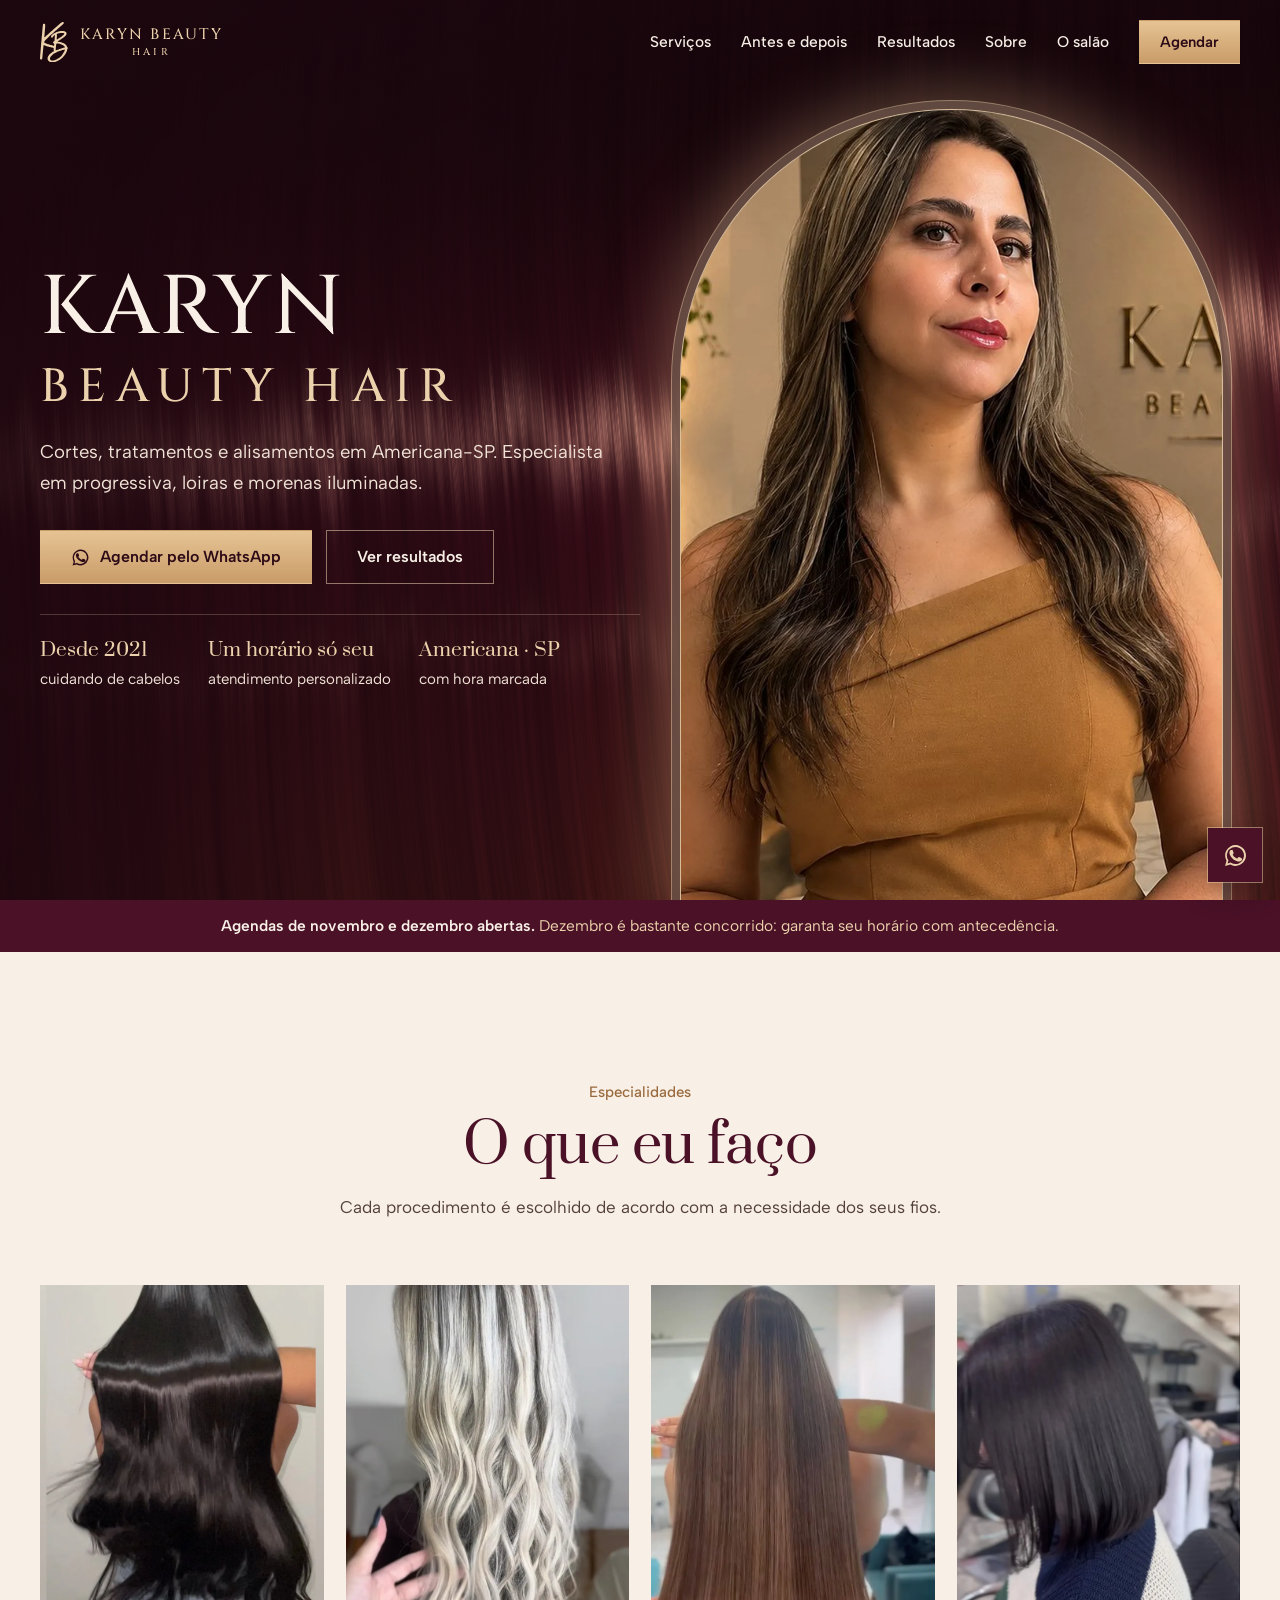
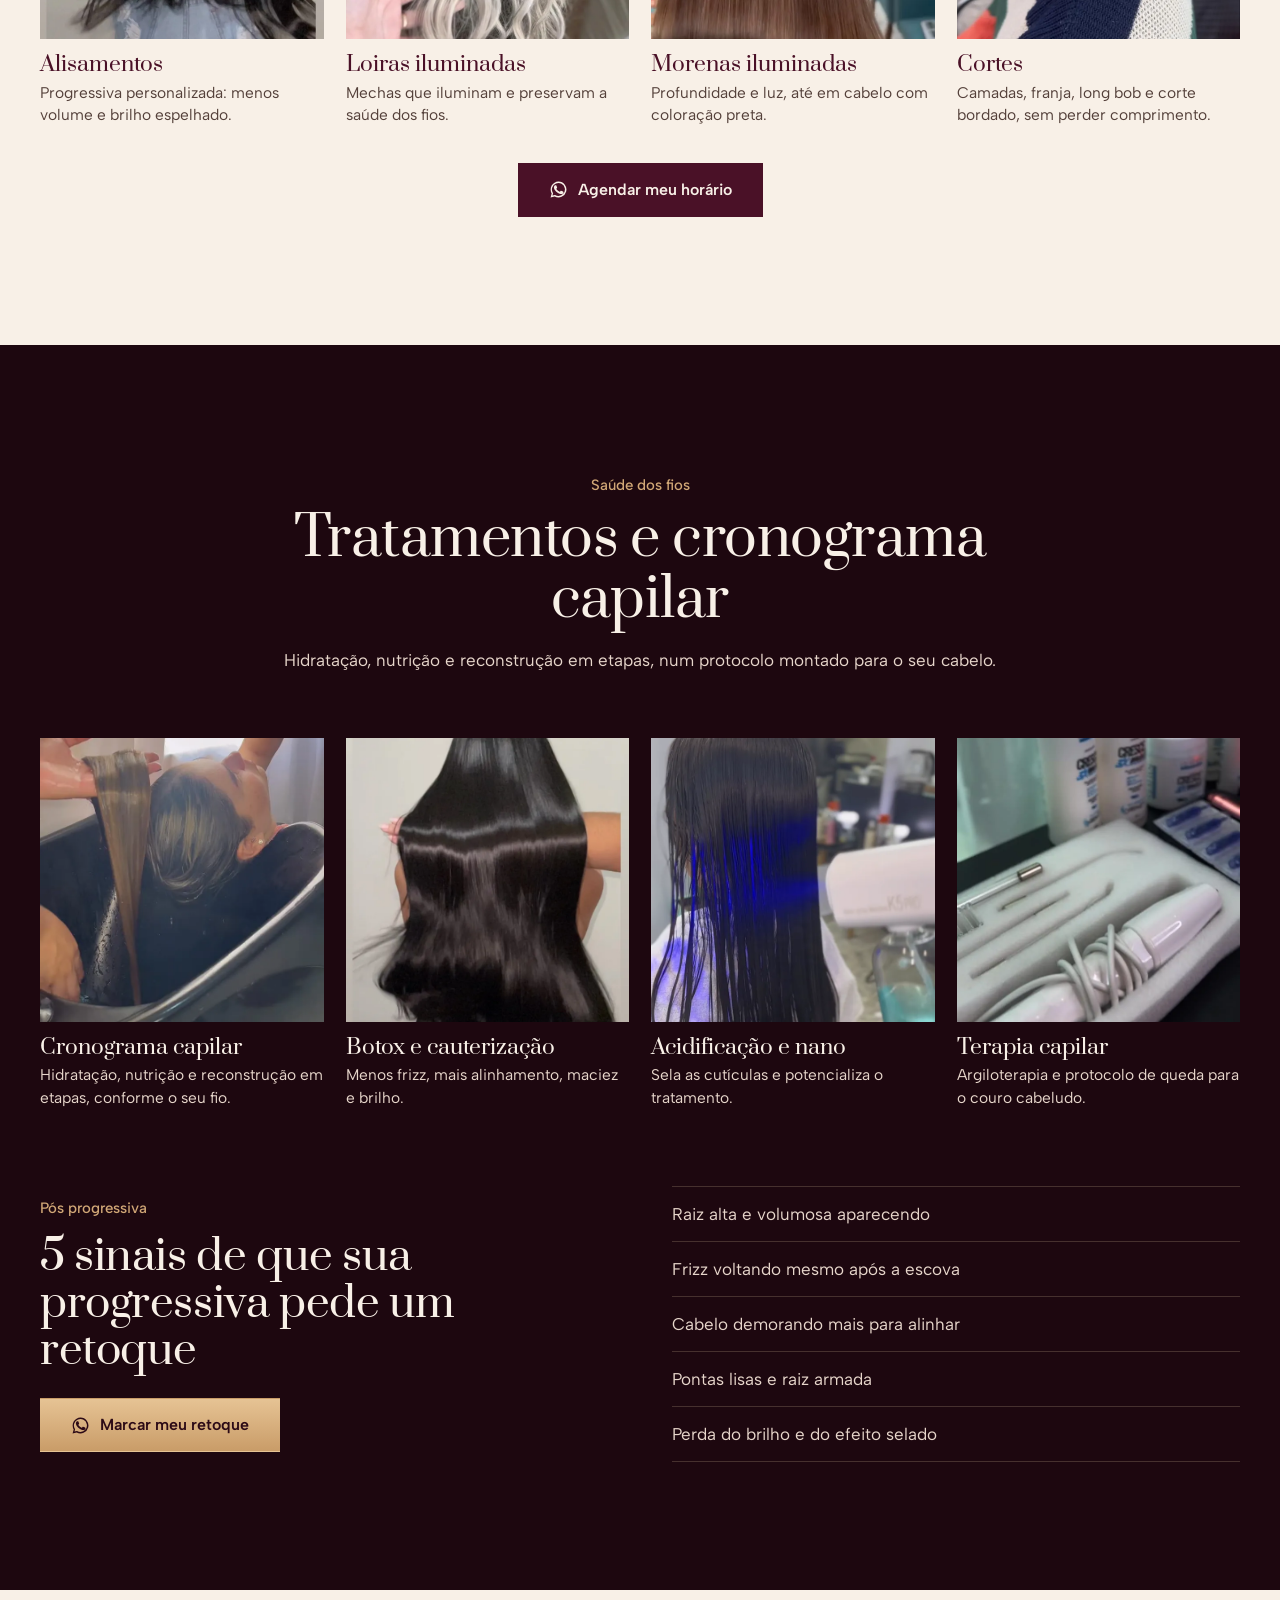
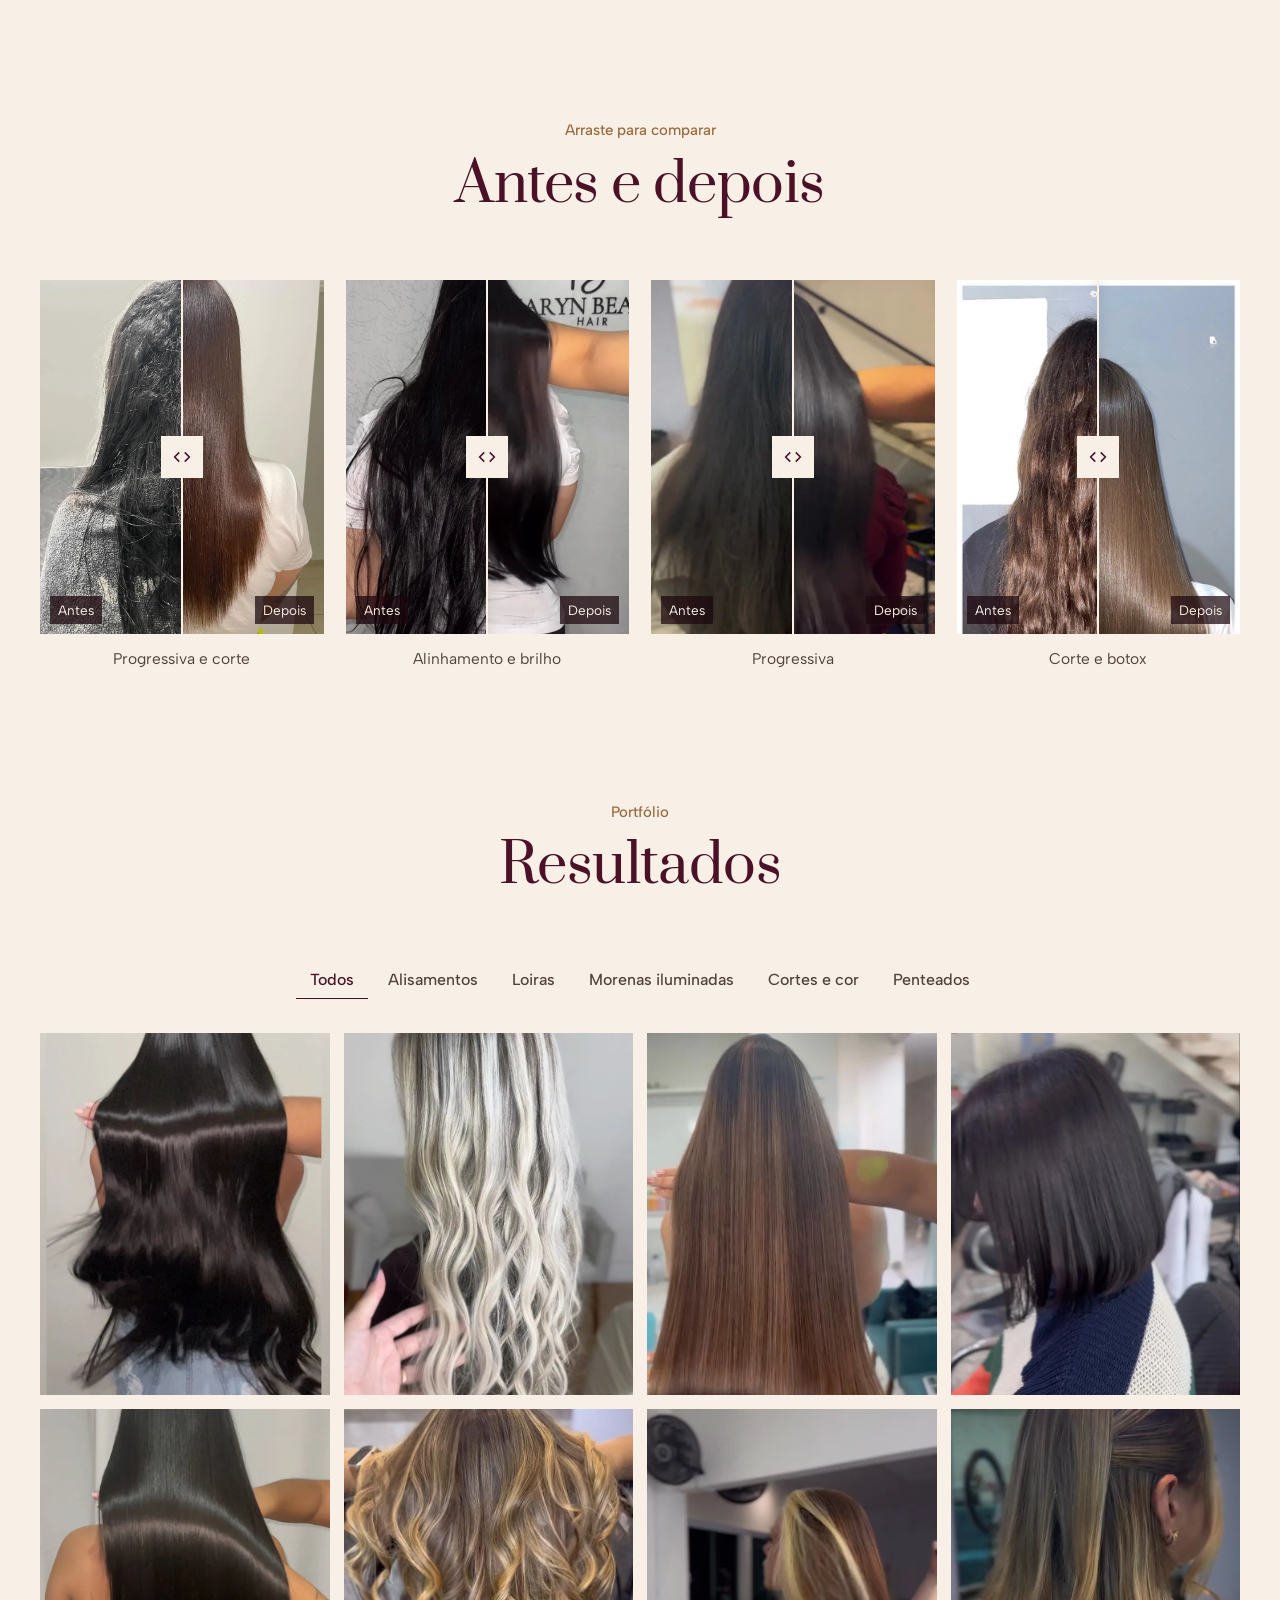
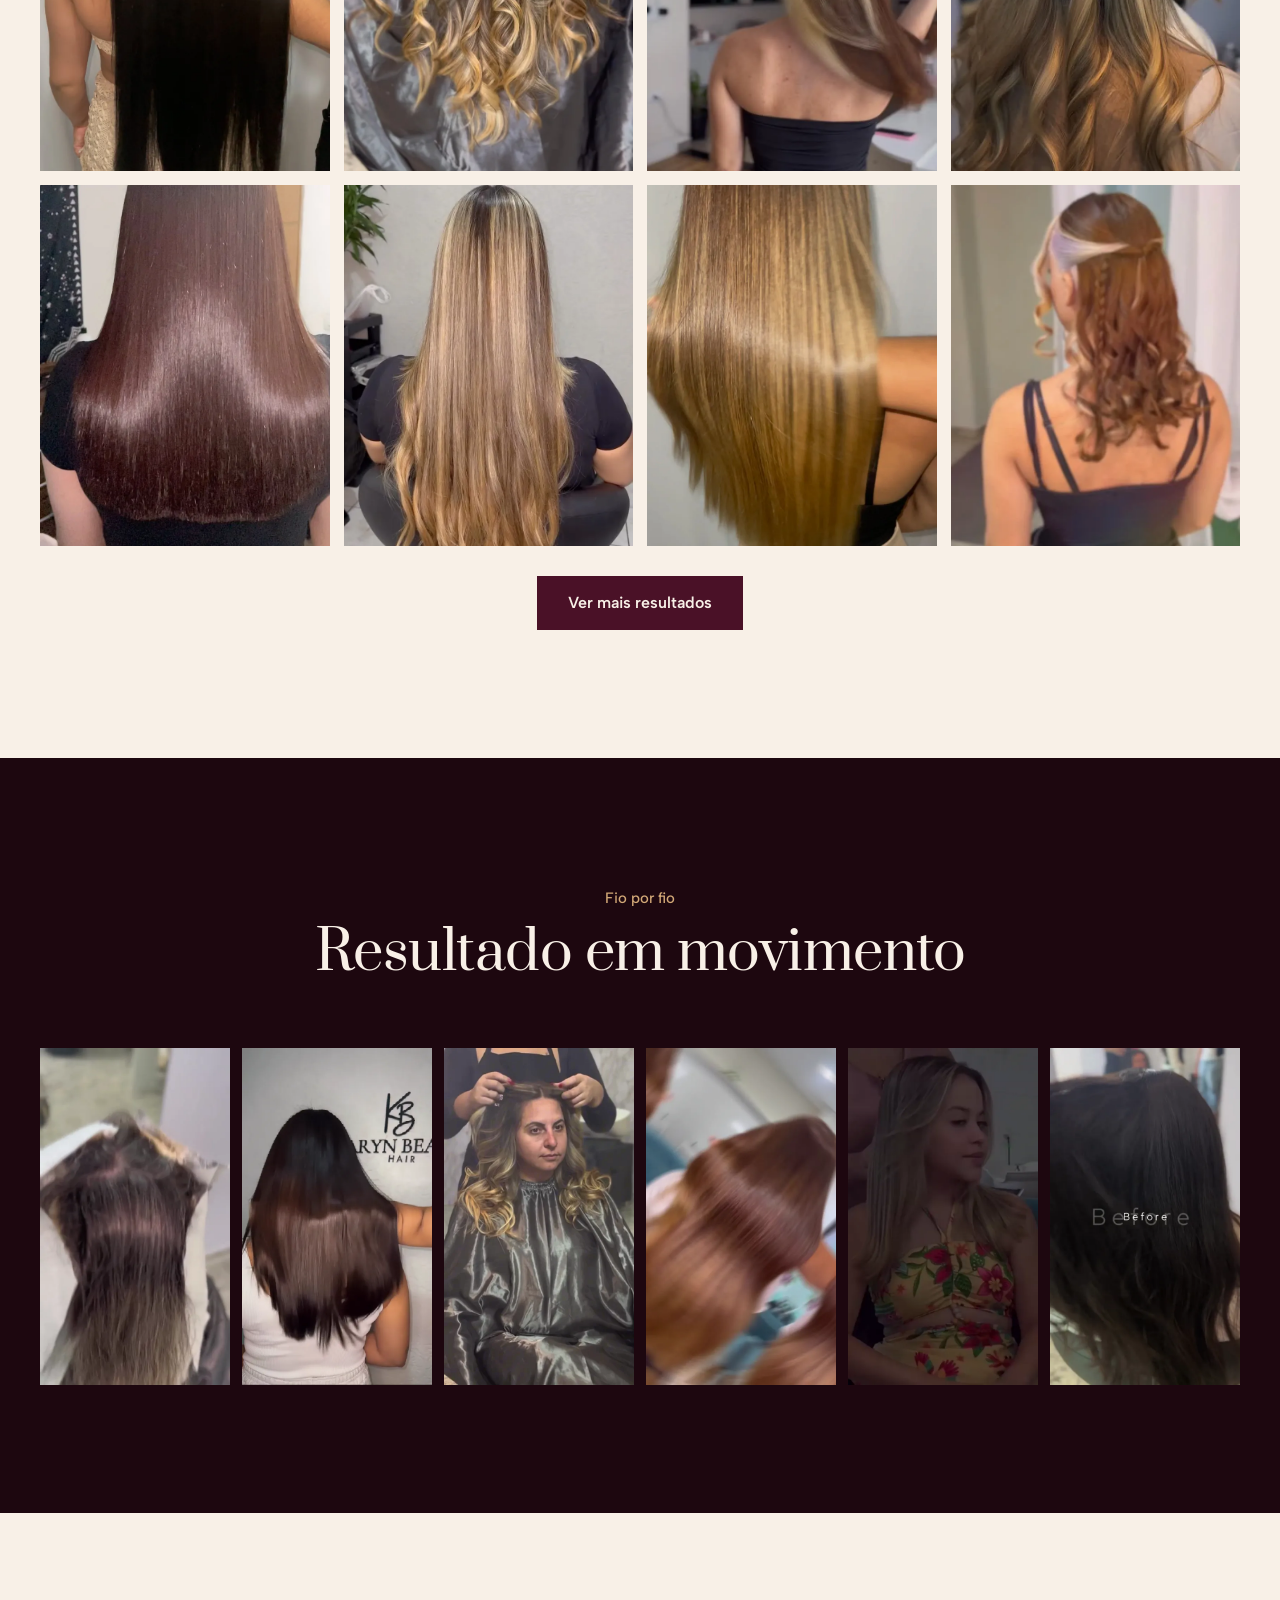
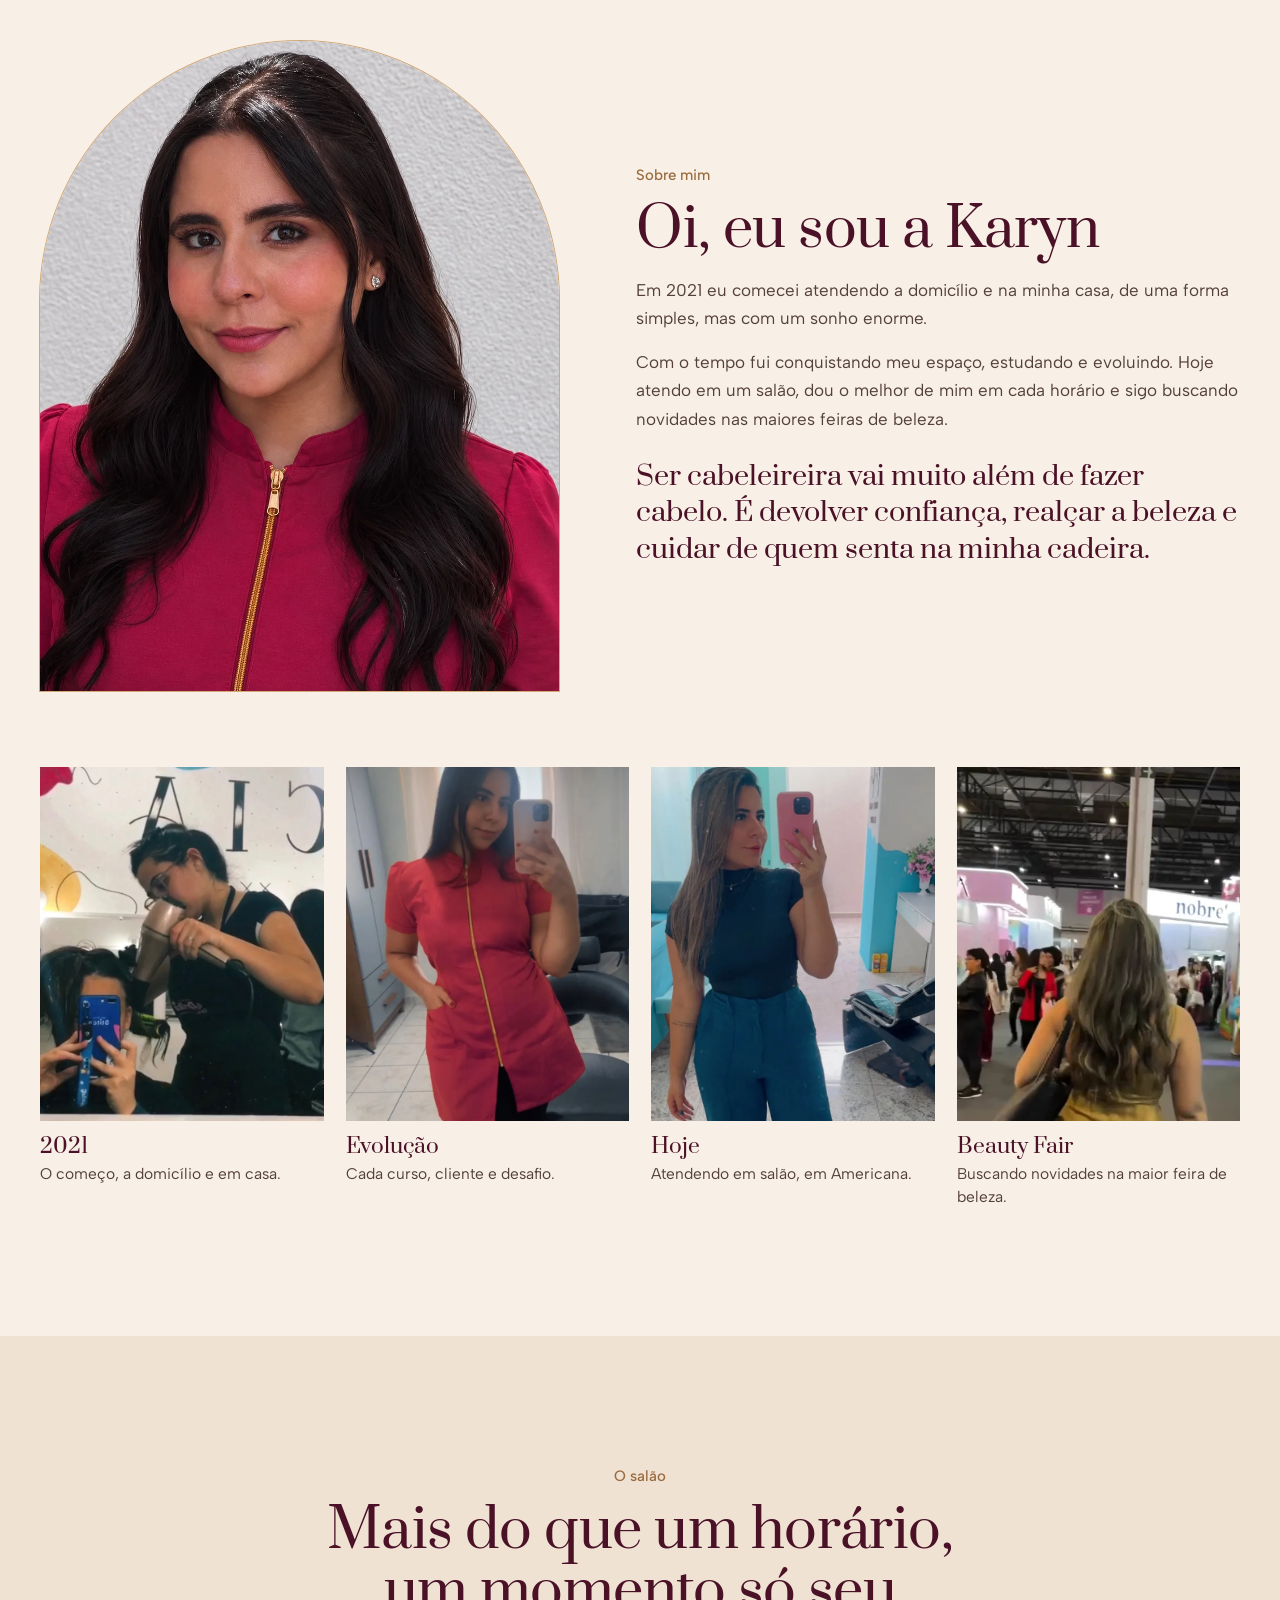
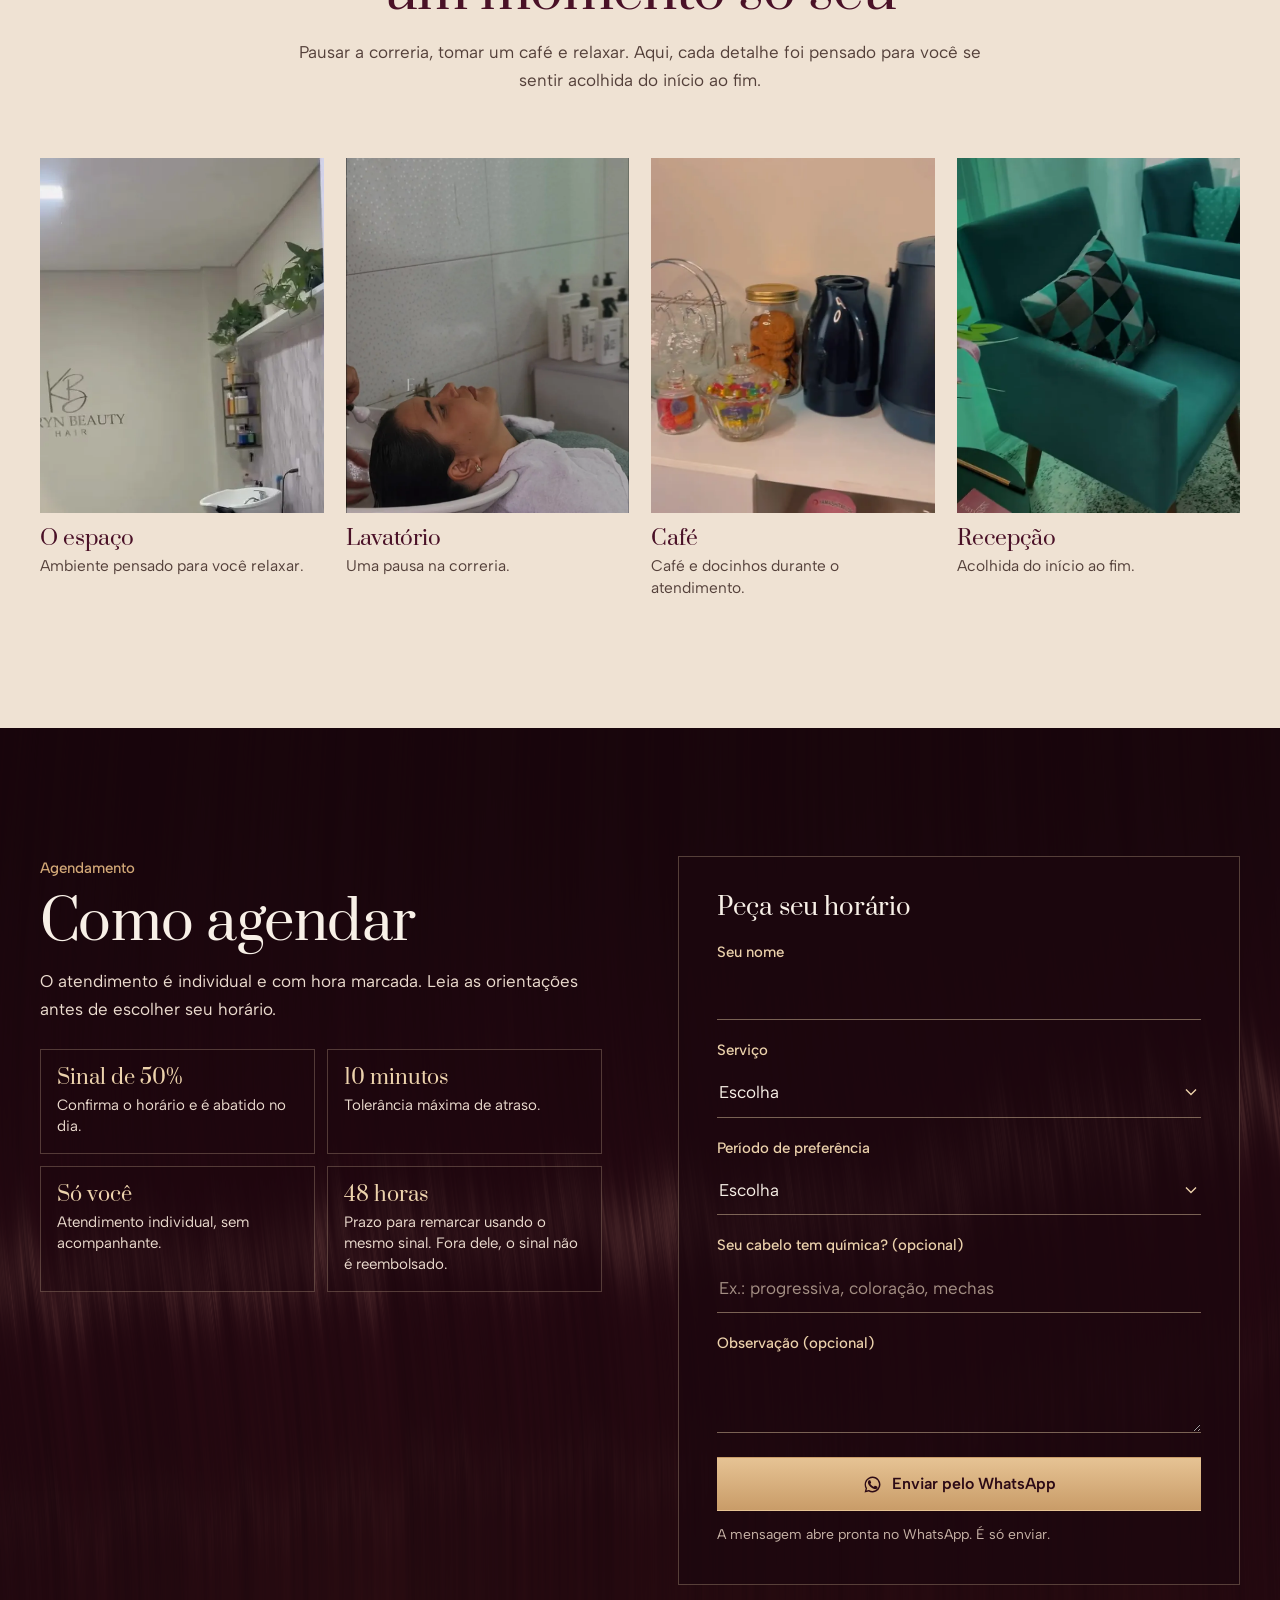
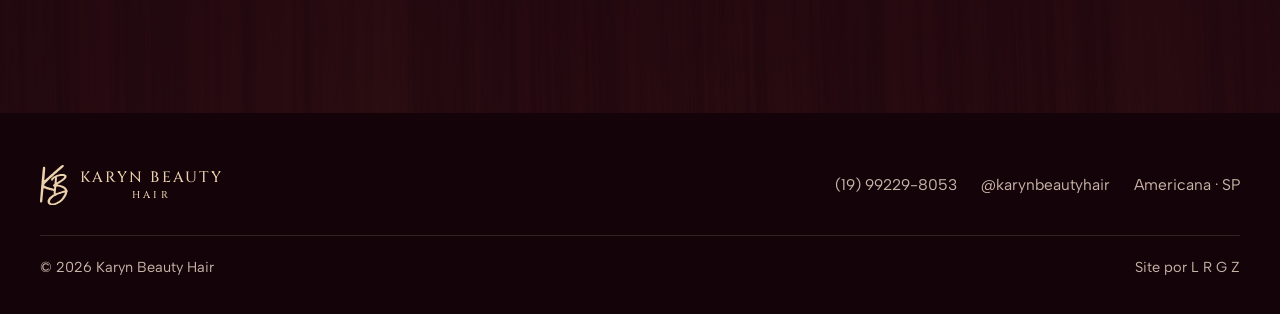
<file: index.html>
<!doctype html>
<html lang="pt-BR">
<head>
<meta charset="utf-8">
<meta name="viewport" content="width=device-width,initial-scale=1,viewport-fit=cover">
<title>Karyn Beauty Hair | Cabeleireira em Americana-SP</title>
<meta name="description" content="Cortes, tratamentos e alisamentos em Americana-SP. Especialista em progressiva, loiras e morenas iluminadas, com atendimento personalizado e hora marcada.">
<meta name="robots" content="noindex">
<meta name="theme-color" content="#1d070f">
<link rel="icon" href="favicon.png">
<link rel="apple-touch-icon" href="apple-touch-icon.png">
<meta property="og:type" content="website">
<meta property="og:title" content="Karyn Beauty Hair | Americana-SP">
<meta property="og:description" content="Alisamentos, loiras e morenas iluminadas, cortes e tratamentos.">
<meta property="og:image" content="https://azeugral.github.io/karyn-beauty-hair/assets/img/og.jpg?v=2">
<meta property="og:url" content="https://azeugral.github.io/karyn-beauty-hair/">
<link rel="preload" href="assets/fonts/cinzel.woff2" as="font" type="font/woff2" crossorigin>
<link rel="preload" href="assets/img/k-hero.webp" as="image">
<link rel="stylesheet" href="assets/css/site.css?v=20261103c">
</head>
<body>
<header class="topo"><div class="cx">
<a class="marca" href="#" aria-label="Karyn Beauty Hair, início"><svg class="kb" aria-hidden="true" xmlns="http://www.w3.org/2000/svg" viewBox="0 0 997 1430" fill="currentColor"><path d="M353.6 1428.2C353.3 1427.2 350.4 1424.9 347.2 1423.0C330.7 1413.4 326.7 1410.3 312.9 1396.8C286.4 1370.7 282.8 1365.0 275.8 1337.0C272.8 1325.3 272.6 1323.2 272.3 1302.5C271.8 1277.8 272.8 1271.5 280.3 1252.5C282.2 1247.5 284.3 1241.5 285.0 1239.1C286.8 1232.5 294.6 1218.4 301.2 1210.2C304.4 1206.2 309.5 1198.7 312.4 1193.7C319.2 1182.2 349.0 1151.8 365.5 1139.5C368.2 1137.4 373.5 1133.0 377.1 1129.6C389.2 1118.4 396.9 1112.0 405.1 1106.4C409.6 1103.4 417.6 1097.4 422.9 1093.1C437.2 1081.5 447.2 1074.8 460.5 1067.9C467.1 1064.5 475.6 1059.5 479.5 1056.9C483.4 1054.3 489.0 1050.6 492.2 1048.6C502.6 1041.8 502.9 1038.6 494.1 1021.7C488.5 1010.8 488.5 1010.8 488.2 993.9C487.9 981.1 488.3 975.1 489.5 969.2C490.4 965.0 491.4 956.5 491.7 950.5C492.7 930.9 489.8 928.5 455.0 920.5C446.5 918.5 436.0 915.8 431.7 914.4C427.3 913.1 415.2 910.4 404.7 908.4C394.1 906.5 381.7 903.6 377.0 902.0C372.3 900.4 362.6 898.1 355.5 897.0C348.3 895.8 337.4 893.2 331.0 891.0C324.0 888.7 313.3 886.1 303.6 884.5C293.2 882.8 285.2 880.9 280.6 879.0C276.7 877.4 267.2 874.5 259.5 872.6C251.8 870.7 241.2 867.5 236.0 865.5C230.8 863.5 222.2 860.4 217.0 858.6C211.8 856.8 205.7 854.4 203.5 853.3C201.3 852.2 195.2 850.1 190.0 848.6C178.2 845.3 173.4 843.4 169.7 840.8C168.2 839.7 165.0 838.2 162.6 837.5C160.3 836.8 154.5 834.6 149.7 832.6C138.2 827.9 134.9 827.9 130.0 832.8C125.6 837.2 124.5 841.3 123.0 859.3C122.4 866.0 121.3 880.0 120.4 890.5C119.6 901.0 118.0 916.7 116.9 925.5C115.9 934.3 114.6 947.9 114.0 955.8C111.4 992.8 110.8 999.4 109.0 1011.8C107.9 1019.0 106.6 1031.6 106.0 1039.8C103.8 1072.5 102.7 1085.0 101.4 1095.0C96.3 1134.0 94.8 1148.1 92.5 1177.0C88.9 1223.1 85.4 1260.1 82.9 1279.5C78.3 1314.7 77.6 1317.6 71.7 1326.6C69.4 1330.1 66.6 1334.4 65.5 1336.2C62.7 1340.8 53.8 1343.0 37.0 1343.2C22.2 1343.4 20.8 1342.9 11.4 1333.6C4.4 1326.8 3.9 1325.4 1.9 1309.5C-0.1 1293.1 -0.3 1288.0 0.9 1276.5C2.7 1258.9 4.9 1225.8 5.5 1208.5C6.3 1185.2 9.8 1145.2 12.7 1125.0C16.5 1098.6 16.8 1094.9 18.5 1062.5C20.1 1030.7 21.5 1011.3 23.0 1001.5C23.5 998.2 24.6 991.0 25.4 985.5C26.2 980.0 27.4 964.7 28.0 951.5C29.3 923.0 33.4 872.4 35.5 859.1C37.8 845.0 39.8 819.8 41.0 790.6C42.4 756.5 45.9 717.5 50.1 689.5C51.1 682.4 52.2 673.4 52.5 669.5C54.1 646.9 55.1 628.6 56.0 605.5C56.6 591.2 57.7 574.3 58.5 568.0C59.3 561.7 60.6 550.2 61.5 542.5C62.3 534.8 64.0 520.4 65.1 510.5C66.2 500.6 67.5 486.4 68.0 479.0C69.0 463.3 71.4 439.8 73.4 424.9C74.2 419.2 75.4 407.1 76.0 398.0C78.7 359.3 81.1 329.6 82.5 317.5C85.6 291.3 87.1 274.5 89.0 242.0C90.5 216.5 93.2 192.6 96.5 173.5C97.9 165.6 100.3 142.3 101.5 124.0C103.0 102.4 106.0 85.0 108.9 81.0C109.8 79.6 111.7 76.7 112.9 74.5C116.3 68.5 127.7 60.2 134.1 59.0C143.5 57.2 159.8 57.7 164.5 60.0C173.7 64.4 181.9 77.5 184.7 92.2C186.5 101.6 186.0 172.4 184.0 187.0C181.8 203.0 178.8 237.4 176.0 278.5C172.8 325.8 171.7 339.1 170.0 354.0C168.2 370.1 167.2 381.5 164.9 413.0C164.3 421.5 162.5 440.0 161.0 454.0C153.7 518.2 153.9 542.7 161.4 544.6C167.5 546.1 171.7 542.8 208.3 507.6C265.7 452.5 281.8 438.1 308.5 418.0C316.5 412.1 335.8 395.1 343.5 387.4C346.8 384.0 352.2 379.3 355.5 376.8C358.8 374.3 367.8 366.2 375.5 358.8C388.3 346.5 397.9 338.0 414.6 324.4C427.5 313.9 439.9 303.1 449.6 294.0C465.5 279.0 504.3 244.7 516.5 234.8C519.2 232.6 528.9 224.0 538.0 215.7C547.0 207.3 556.2 199.0 558.5 197.1C560.7 195.3 569.0 187.9 577.0 180.6C585.0 173.4 594.0 165.4 597.0 163.0C600.0 160.5 607.7 153.8 614.1 148.0C620.6 142.2 630.4 133.4 636.1 128.5C641.7 123.5 649.6 116.6 653.6 113.0C657.5 109.4 664.9 102.9 670.1 98.5C675.2 94.1 682.5 87.6 686.5 84.0C690.4 80.4 697.3 74.6 701.9 71.0C706.5 67.5 710.9 63.5 711.8 62.2C712.6 60.9 715.8 58.1 718.9 56.0C722.0 53.9 726.5 50.1 729.0 47.5C733.0 43.4 739.1 38.3 758.4 23.6C761.2 21.5 766.0 17.6 769.1 14.9C776.2 8.8 793.1 1.9 802.4 1.3C828.9 -0.4 835.3 1.8 846.4 16.4C850.2 21.5 850.2 21.5 849.8 34.0C849.4 44.6 849.0 47.2 847.1 51.0C844.7 55.6 814.6 86.9 803.4 96.4C791.3 106.6 777.3 118.9 769.0 126.5C760.1 134.7 743.4 149.1 730.2 159.8C726.0 163.3 716.7 171.2 709.6 177.3C702.5 183.5 693.7 190.6 690.1 193.3C686.5 195.9 675.2 206.1 665.0 215.9C654.8 225.8 643.1 236.5 639.0 239.7C634.9 243.0 625.5 251.2 618.3 257.9C611.0 264.7 603.1 271.6 600.7 273.4C593.7 278.5 575.2 294.8 565.5 304.5C553.0 316.9 513.6 353.0 503.1 361.5C498.4 365.4 491.2 371.7 487.0 375.5C482.9 379.4 475.7 385.5 471.0 389.0C466.3 392.5 460.5 397.4 458.1 399.8C455.6 402.2 450.6 406.6 446.9 409.6C443.1 412.6 438.4 417.1 436.3 419.6C434.2 422.1 428.4 427.4 423.5 431.3C418.6 435.2 411.4 441.3 407.6 444.8C403.8 448.3 398.0 453.0 394.6 455.2C391.3 457.3 384.2 463.3 379.0 468.4C373.8 473.4 367.2 479.5 364.3 481.7C357.1 487.4 346.4 496.9 335.1 507.6C329.8 512.6 321.7 519.7 317.0 523.5C297.8 539.0 212.2 624.2 196.8 643.0C193.9 646.6 189.5 652.7 187.0 656.5C184.6 660.4 179.6 667.1 175.9 671.5C160.6 689.9 148.1 713.0 149.3 720.7C151.0 730.7 165.1 743.2 184.0 751.4C189.7 753.9 198.0 758.4 202.4 761.4C206.9 764.3 212.8 767.7 215.5 768.8C235.1 776.9 265.3 787.4 281.0 791.5C287.9 793.3 300.5 797.0 309.0 799.8C317.5 802.6 326.1 805.3 328.0 805.8C329.9 806.3 336.9 808.4 343.5 810.4C350.1 812.5 363.1 816.2 372.5 818.7C381.9 821.2 392.6 824.1 396.5 825.1C400.4 826.2 410.1 828.3 418.3 830.0C426.8 831.7 441.3 835.7 452.8 839.5C491.2 852.4 494.8 853.0 499.8 848.0C505.8 842.1 507.9 828.3 508.0 794.5C508.0 772.4 506.6 769.3 495.2 767.0C486.7 765.2 484.7 764.3 477.3 758.6C467.3 751.0 465.8 747.5 466.2 733.5C466.6 721.2 470.0 713.3 477.8 707.2C479.6 705.7 484.8 701.1 489.3 696.9C493.9 692.6 500.1 687.9 503.6 686.2C516.4 679.8 518.8 674.6 520.1 650.1C521.2 628.8 522.4 614.6 524.6 597.5C526.5 582.4 528.6 563.0 529.9 547.5C530.9 536.4 533.4 483.9 533.4 476.1C533.3 469.2 525.6 466.1 517.4 469.5C509.4 472.8 480.7 503.6 475.0 515.0C470.5 524.0 452.6 548.3 448.0 551.6C437.8 559.2 421.8 562.6 414.4 558.7C386.0 544.0 390.9 498.1 424.4 463.8C435.1 452.8 460.4 431.8 466.7 428.7C470.4 426.8 475.3 423.8 477.5 422.0C479.7 420.3 485.3 416.8 490.0 414.2C494.7 411.7 501.9 407.4 505.9 404.7C510.0 401.9 519.3 396.9 526.5 393.5C533.7 390.0 542.4 385.4 545.9 383.2C549.4 380.9 554.6 378.2 557.6 377.0C560.6 375.9 565.2 373.9 567.8 372.6C570.5 371.2 576.4 369.0 581.1 367.5C585.7 366.1 593.6 363.4 598.6 361.5C603.6 359.6 612.8 356.6 619.1 354.6C625.4 352.7 634.1 349.8 638.5 348.2C642.9 346.6 652.6 344.0 660.0 342.5C667.4 341.0 676.0 338.9 679.0 337.9C699.5 330.7 743.0 326.0 788.1 326.0C840.5 326.0 857.0 327.5 872.2 334.0C876.1 335.7 882.9 338.0 887.3 339.1C906.7 344.0 918.3 350.7 932.9 365.2C948.1 380.4 948.4 381.1 949.5 399.5C951.0 425.1 945.8 448.7 936.0 461.1C933.7 464.0 930.9 468.2 929.8 470.4C928.6 472.7 923.5 479.2 918.3 485.0C913.2 490.8 906.6 498.2 903.7 501.4C900.9 504.7 893.8 511.4 888.0 516.4C882.3 521.4 872.1 530.7 865.4 537.0C844.5 556.8 838.5 561.5 828.0 566.9C822.6 569.7 816.0 573.7 813.3 575.7C810.7 577.7 806.1 580.8 803.0 582.6C796.7 586.3 771.5 603.1 753.0 616.0C746.1 620.8 736.1 627.0 730.8 629.8C725.4 632.6 718.0 636.9 714.3 639.3C703.6 646.2 692.5 652.8 679.3 660.0C653.2 674.4 628.0 693.4 628.0 698.6C628.0 704.0 632.1 705.2 663.0 709.5C698.9 714.5 730.7 720.7 752.5 727.0C762.8 730.0 791.2 738.0 801.0 740.6C804.0 741.5 811.9 744.6 818.5 747.5C825.1 750.5 832.6 753.6 835.2 754.5C846.8 758.4 879.3 776.6 894.1 787.5C911.4 800.1 935.1 825.4 945.1 841.6C947.4 845.4 951.3 850.8 953.7 853.5C956.1 856.2 958.4 860.1 958.9 862.0C962.1 875.0 963.0 878.1 964.8 883.0C966.0 886.0 967.1 889.6 967.4 891.0C968.2 894.8 983.5 910.7 988.9 913.5C995.4 916.8 996.2 918.0 996.1 924.9C996.0 937.1 991.6 952.4 987.0 956.5C977.2 965.4 972.4 975.7 970.5 991.7C968.7 1007.6 963.8 1029.5 960.6 1035.8C959.3 1038.4 957.0 1045.8 955.5 1052.2C954.0 1058.7 952.0 1065.4 951.1 1067.2C950.1 1069.0 946.7 1075.2 943.5 1081.0C940.3 1086.8 934.9 1096.7 931.6 1103.0C928.2 1109.3 923.0 1118.3 920.1 1123.0C917.1 1127.7 912.2 1135.5 909.2 1140.5C906.3 1145.5 902.6 1150.8 901.0 1152.5C898.1 1155.6 891.0 1166.8 883.0 1180.6C877.8 1189.7 869.5 1200.3 862.5 1207.0C859.9 1209.5 854.4 1215.5 850.2 1220.5C827.2 1248.1 791.9 1284.6 781.2 1291.9C778.1 1294.0 774.6 1296.8 773.5 1298.0C769.4 1302.7 748.0 1320.1 739.9 1325.3C735.3 1328.3 727.5 1334.0 722.5 1337.9C713.2 1345.2 708.8 1348.2 686.5 1362.4C658.0 1380.5 650.2 1385.0 642.3 1388.0C637.8 1389.7 632.5 1392.4 630.6 1393.9C628.6 1395.5 622.3 1398.4 616.4 1400.4C610.5 1402.4 603.2 1405.4 600.1 1406.9C597.0 1408.5 590.0 1411.5 584.5 1413.5C579.0 1415.6 572.0 1418.5 569.0 1420.0C566.0 1421.5 559.6 1423.9 554.8 1425.4C550.0 1426.8 545.8 1428.5 545.5 1429.0C544.2 1431.1 354.2 1430.3 353.6 1428.2ZM469.0 1377.0C472.0 1376.5 480.6 1375.3 488.0 1374.5C502.6 1372.8 532.8 1364.4 548.7 1357.6C553.0 1355.8 559.0 1353.5 562.0 1352.5C565.0 1351.6 571.1 1348.8 575.5 1346.5C579.9 1344.1 586.0 1341.2 589.0 1339.9C592.0 1338.7 597.6 1335.6 601.5 1333.2C605.4 1330.7 610.3 1327.9 612.5 1327.0C616.1 1325.4 634.6 1314.4 647.5 1306.1C650.2 1304.3 657.0 1300.1 662.5 1296.6C668.0 1293.2 674.6 1288.8 677.1 1286.9C679.7 1285.0 686.5 1280.0 692.3 1275.8C712.0 1261.2 759.6 1214.6 783.6 1186.4C787.3 1182.1 791.6 1177.2 793.3 1175.6C796.2 1172.6 800.1 1166.9 830.3 1121.7C856.7 1082.2 864.9 1068.6 869.6 1056.6C871.1 1052.7 874.1 1045.3 876.2 1040.1C879.0 1033.3 880.5 1027.9 881.5 1020.1C882.3 1014.3 883.4 1006.7 884.0 1003.4C886.9 985.5 881.7 982.7 859.0 990.2C852.8 992.3 845.2 994.0 840.6 994.4C836.0 994.8 830.2 996.1 826.6 997.6C823.2 999.0 813.8 1001.7 805.5 1003.7C797.1 1005.7 786.7 1008.9 782.0 1011.1C775.8 1013.8 770.1 1015.4 761.0 1017.0C748.6 1019.1 720.9 1027.8 708.3 1033.5C705.2 1035.0 697.0 1038.1 690.1 1040.4C683.2 1042.8 675.9 1045.7 674.0 1046.8C672.1 1047.9 665.9 1050.4 660.2 1052.4C654.6 1054.4 648.0 1057.1 645.7 1058.4C643.4 1059.7 637.5 1062.0 632.5 1063.5C626.8 1065.2 617.1 1069.6 605.9 1075.6C596.3 1080.7 585.3 1086.1 581.4 1087.6C573.6 1090.5 555.9 1099.7 548.7 1104.7C546.0 1106.5 541.9 1108.5 539.7 1109.1C531.2 1111.4 526.8 1113.3 522.7 1116.6C520.4 1118.4 516.5 1121.1 514.0 1122.6C511.5 1124.0 505.9 1127.4 501.5 1130.0C497.1 1132.6 491.9 1135.4 490.0 1136.3C488.1 1137.1 484.5 1139.3 482.0 1141.1C479.5 1143.0 474.6 1146.5 470.9 1149.0C467.3 1151.5 457.7 1160.4 449.5 1169.0C441.3 1177.5 433.5 1185.4 432.0 1186.5C406.8 1205.7 378.2 1241.2 371.0 1262.5C369.5 1267.0 366.4 1274.2 364.1 1278.5C358.2 1289.9 355.9 1319.1 359.9 1332.2C362.4 1340.2 378.5 1360.0 387.7 1366.2C392.3 1369.4 409.9 1375.7 419.5 1377.6C427.3 1379.1 459.1 1378.8 469.0 1377.0ZM582.0 1009.6C585.6 1008.3 592.8 1005.6 598.2 1003.7C603.5 1001.7 610.0 999.0 612.7 997.7C615.3 996.3 620.4 994.3 624.0 993.2C629.7 991.5 652.8 983.3 682.2 972.6C687.5 970.7 695.6 968.1 700.1 967.0C704.6 965.8 710.6 963.7 713.4 962.3C718.4 959.7 742.1 952.3 767.5 945.4C774.6 943.5 786.1 940.2 793.0 938.0C799.9 935.9 810.2 932.9 816.0 931.5C821.8 930.0 832.1 927.1 839.0 925.0C845.9 922.9 857.2 920.1 864.2 918.6C884.1 914.6 887.5 911.8 886.7 900.0C885.8 885.7 873.4 868.2 849.3 847.3C840.6 839.7 837.6 837.9 828.0 834.4C819.4 831.4 794.5 819.1 788.5 815.0C781.8 810.5 775.1 807.4 763.3 803.7C757.2 801.7 751.3 799.7 750.2 799.1C744.3 795.9 708.6 786.3 685.5 781.6C652.4 775.0 600.9 770.9 592.8 774.3C585.1 777.6 580.5 787.5 578.9 804.5C578.4 810.0 577.3 819.0 576.5 824.5C575.7 830.0 574.3 846.4 573.5 861.0C572.0 887.8 570.5 904.6 567.0 931.0C565.9 939.0 564.6 952.2 564.0 960.5C563.5 968.8 562.2 982.1 561.3 990.2C558.8 1011.8 563.6 1016.3 582.0 1009.6ZM610.7 620.5C613.5 619.7 619.1 616.8 623.1 614.2C627.2 611.6 635.2 606.8 641.0 603.7C646.8 600.5 655.3 595.2 660.0 591.8C667.4 586.5 680.7 577.8 703.8 563.4C707.3 561.3 715.9 555.5 723.0 550.5C730.1 545.5 741.9 537.6 749.2 532.8C760.4 525.5 784.2 507.7 795.3 498.4C797.0 497.0 800.9 494.6 804.0 493.0C807.2 491.4 811.6 488.0 814.1 485.2C816.5 482.4 824.1 475.5 831.0 469.7C862.4 443.2 873.5 426.2 868.0 413.0C865.6 407.2 849.8 398.6 834.8 395.0C819.1 391.1 768.3 390.1 738.5 393.0C718.7 395.0 671.2 404.9 659.5 409.5C656.2 410.9 649.5 413.1 644.5 414.5C624.7 420.3 603.1 429.8 598.6 434.8C595.4 438.4 596.7 446.5 601.8 454.1C606.0 460.3 606.0 460.3 606.1 470.9C606.3 492.2 605.4 509.5 602.5 535.5C600.5 553.4 599.2 568.6 598.5 581.0C598.2 586.8 597.4 596.3 596.9 602.2C595.1 620.2 598.2 624.2 610.7 620.5Z"/></svg><b>KARYN BEAUTY<small>HAIR</small></b></a>
<nav class="menu" aria-label="Principal"><a href="#servicos">Serviços</a><a href="#antes-depois">Antes e depois</a><a href="#resultados">Resultados</a><a href="#sobre">Sobre</a><a href="#salao">O salão</a><a class="bt bt-ouro" href="#agendar">Agendar</a></nav>
<button class="abre" type="button" aria-label="Abrir menu"><span></span><span></span><span></span></button>
</div></header>
<div class="gaveta" hidden><button class="fecha" type="button" aria-label="Fechar menu">×</button><a href="#servicos">Serviços</a><a href="#antes-depois">Antes e depois</a><a href="#resultados">Resultados</a><a href="#sobre">Sobre</a><a href="#salao">O salão</a><a class="bt bt-ouro" href="#agendar">Agendar</a></div>
<main>
<section class="hero">
<canvas aria-hidden="true"></canvas>
<video class="fundo" data-src="assets/video/fios.mp4?v=20261103c" poster="assets/img/fios-poster.webp" muted loop playsinline aria-hidden="true"></video>
<div class="cx hero-in">
<div class="hero-tx">
<h1 class="ent"><span>KARYN</span><span class="l2">BEAUTY HAIR</span></h1>
<p class="sub ent d1">Cortes, tratamentos e alisamentos em Americana-SP. Especialista em progressiva, loiras e morenas iluminadas.</p>
<div class="acoes ent d2"><a class="bt bt-ouro" href="https://wa.me/5519992298053?text=Ol%C3%A1%2C%20Karyn!%20Vim%20pelo%20site%20e%20gostaria%20de%20agendar." target="_blank" rel="noopener"><svg viewBox="0 0 24 24" fill="currentColor" aria-hidden="true"><path d="M17.5 14.4c-.3-.1-1.7-.8-2-.9-.3-.1-.5-.1-.7.1-.2.3-.8.9-.9 1.1-.2.2-.3.2-.6.1-.3-.1-1.2-.5-2.3-1.4-.9-.8-1.4-1.7-1.6-2-.2-.3 0-.5.1-.6l.4-.5c.1-.2.2-.3.3-.5.1-.2 0-.4 0-.5-.1-.1-.7-1.6-.9-2.2-.2-.6-.5-.5-.7-.5h-.6c-.2 0-.5.1-.8.4-.3.3-1 1-1 2.5s1.1 2.9 1.2 3.1c.2.2 2.1 3.2 5.1 4.5.7.3 1.3.5 1.7.6.7.2 1.4.2 1.9.1.6-.1 1.7-.7 2-1.4.2-.7.2-1.2.2-1.4-.1-.1-.3-.2-.6-.3zM12 2a10 10 0 0 0-8.6 15L2 22l5.1-1.3A10 10 0 1 0 12 2zm0 18.2c-1.5 0-3-.4-4.3-1.2l-.3-.2-3 .8.8-2.9-.2-.3A8.2 8.2 0 1 1 12 20.2z"/></svg>Agendar pelo WhatsApp</a><a class="bt bt-linha" href="#resultados">Ver resultados</a></div>
<ul class="infos ent d3"><li><strong>Desde 2021</strong>cuidando de cabelos</li><li><strong>Um horário só seu</strong>atendimento personalizado</li><li><strong>Americana · SP</strong>com hora marcada</li></ul>
</div>
<div class="espelho"><div class="arco"><img class="karyn" src="assets/img/k-hero.webp" alt="Karyn, cabeleireira, de vestido caramelo e cabelo longo iluminado, no salão" width="1335" height="1369"></div></div>
</div>
</section>
<p class="aviso" data-ate="2026-12-31"><strong>Agendas de novembro e dezembro abertas.</strong> Dezembro é bastante concorrido: garanta seu horário com antecedência.</p>

<section class="sec" id="servicos"><div class="cx">
<div class="cab rv"><span class="chap">Especialidades</span><h2>O que eu faço</h2><p>Cada procedimento é escolhido de acordo com a necessidade dos seus fios.</p></div>
<div class="g4b">
<article class="bloco rv"><div class="foto"><img src="assets/img/s-alisamento.webp" alt="Cabelo escuro liso com brilho espelhado" loading="lazy"></div><h3>Alisamentos</h3><p>Progressiva personalizada: menos volume e brilho espelhado.</p></article>
<article class="bloco rv" style="--a:.06s"><div class="foto"><img src="assets/img/s-iluminadas.webp" alt="Loiro com ondas e mechas claras" loading="lazy"></div><h3>Loiras iluminadas</h3><p>Mechas que iluminam e preservam a saúde dos fios.</p></article>
<article class="bloco rv" style="--a:.12s"><div class="foto"><img src="assets/img/s-morena.webp" alt="Morena iluminada com mechas suaves" loading="lazy"></div><h3>Morenas iluminadas</h3><p>Profundidade e luz, até em cabelo com coloração preta.</p></article>
<article class="bloco rv" style="--a:.18s"><div class="foto"><img src="assets/img/s-corte.webp" alt="Corte na altura dos ombros com fios alinhados" loading="lazy"></div><h3>Cortes</h3><p>Camadas, franja, long bob e corte bordado, sem perder comprimento.</p></article>
</div>
<div class="cta-b rv"><a class="bt bt-vinho" href="https://wa.me/5519992298053?text=Ol%C3%A1%2C%20Karyn!%20Vim%20pelo%20site%20e%20gostaria%20de%20agendar." target="_blank" rel="noopener"><svg viewBox="0 0 24 24" fill="currentColor" aria-hidden="true"><path d="M17.5 14.4c-.3-.1-1.7-.8-2-.9-.3-.1-.5-.1-.7.1-.2.3-.8.9-.9 1.1-.2.2-.3.2-.6.1-.3-.1-1.2-.5-2.3-1.4-.9-.8-1.4-1.7-1.6-2-.2-.3 0-.5.1-.6l.4-.5c.1-.2.2-.3.3-.5.1-.2 0-.4 0-.5-.1-.1-.7-1.6-.9-2.2-.2-.6-.5-.5-.7-.5h-.6c-.2 0-.5.1-.8.4-.3.3-1 1-1 2.5s1.1 2.9 1.2 3.1c.2.2 2.1 3.2 5.1 4.5.7.3 1.3.5 1.7.6.7.2 1.4.2 1.9.1.6-.1 1.7-.7 2-1.4.2-.7.2-1.2.2-1.4-.1-.1-.3-.2-.6-.3zM12 2a10 10 0 0 0-8.6 15L2 22l5.1-1.3A10 10 0 1 0 12 2zm0 18.2c-1.5 0-3-.4-4.3-1.2l-.3-.2-3 .8.8-2.9-.2-.3A8.2 8.2 0 1 1 12 20.2z"/></svg>Agendar meu horário</a></div>
</div></section>

<section class="sec esc" id="tratamentos"><div class="cx">
<div class="cab rv"><span class="chap">Saúde dos fios</span><h2>Tratamentos e cronograma capilar</h2><p>Hidratação, nutrição e reconstrução em etapas, num protocolo montado para o seu cabelo.</p></div>
<div class="g4b"><article class="bloco rv" style="--a:0.00s"><div class="foto q"><img src="assets/img/t-cronograma.webp" alt="Cronograma capilar" loading="lazy"></div><h3>Cronograma capilar</h3><p>Hidratação, nutrição e reconstrução em etapas, conforme o seu fio.</p></article><article class="bloco rv" style="--a:0.06s"><div class="foto q"><img src="assets/img/t-botox.webp" alt="Botox e cauterização" loading="lazy"></div><h3>Botox e cauterização</h3><p>Menos frizz, mais alinhamento, maciez e brilho.</p></article><article class="bloco rv" style="--a:0.12s"><div class="foto q"><img src="assets/img/t-nano.webp" alt="Acidificação e nano" loading="lazy"></div><h3>Acidificação e nano</h3><p>Sela as cutículas e potencializa o tratamento.</p></article><article class="bloco rv" style="--a:0.18s"><div class="foto q"><img src="assets/img/t-queda.webp" alt="Terapia capilar" loading="lazy"></div><h3>Terapia capilar</h3><p>Argiloterapia e protocolo de queda para o couro cabeludo.</p></article></div>
<div class="sinais">
<div class="rv"><span class="chap">Pós progressiva</span><h2>5 sinais de que sua progressiva pede um retoque</h2><a class="bt bt-ouro" href="https://wa.me/5519992298053?text=Ol%C3%A1%2C%20Karyn!%20Vim%20pelo%20site%20e%20gostaria%20de%20agendar." target="_blank" rel="noopener"><svg viewBox="0 0 24 24" fill="currentColor" aria-hidden="true"><path d="M17.5 14.4c-.3-.1-1.7-.8-2-.9-.3-.1-.5-.1-.7.1-.2.3-.8.9-.9 1.1-.2.2-.3.2-.6.1-.3-.1-1.2-.5-2.3-1.4-.9-.8-1.4-1.7-1.6-2-.2-.3 0-.5.1-.6l.4-.5c.1-.2.2-.3.3-.5.1-.2 0-.4 0-.5-.1-.1-.7-1.6-.9-2.2-.2-.6-.5-.5-.7-.5h-.6c-.2 0-.5.1-.8.4-.3.3-1 1-1 2.5s1.1 2.9 1.2 3.1c.2.2 2.1 3.2 5.1 4.5.7.3 1.3.5 1.7.6.7.2 1.4.2 1.9.1.6-.1 1.7-.7 2-1.4.2-.7.2-1.2.2-1.4-.1-.1-.3-.2-.6-.3zM12 2a10 10 0 0 0-8.6 15L2 22l5.1-1.3A10 10 0 1 0 12 2zm0 18.2c-1.5 0-3-.4-4.3-1.2l-.3-.2-3 .8.8-2.9-.2-.3A8.2 8.2 0 1 1 12 20.2z"/></svg>Marcar meu retoque</a></div>
<ul class="rv" style="--a:.08s"><li>Raiz alta e volumosa aparecendo</li><li>Frizz voltando mesmo após a escova</li><li>Cabelo demorando mais para alinhar</li><li>Pontas lisas e raiz armada</li><li>Perda do brilho e do efeito selado</li></ul>
</div>
</div></section>

<section class="sec" id="antes-depois"><div class="cx">
<div class="cab rv"><span class="chap">Arraste para comparar</span><h2>Antes e depois</h2></div>
<div class="g4b"><figure class="rv" style="margin:0"><div class="comp"><img src="assets/img/ad1d.webp" alt="Progressiva e corte, depois" loading="lazy"><img class="a" src="assets/img/ad1a.webp" alt="Progressiva e corte, antes" loading="lazy"><span class="lin"></span><span class="eti ea">Antes</span><span class="eti ed">Depois</span><input type="range" min="2" max="98" value="50" aria-label="Comparar antes e depois: Progressiva e corte"></div><figcaption class="leg">Progressiva e corte</figcaption></figure><figure class="rv" style="margin:0"><div class="comp"><img src="assets/img/ad2d.webp" alt="Cabelo preto longo, depois" loading="lazy"><img class="a" src="assets/img/ad2a.webp" alt="Cabelo preto longo, antes" loading="lazy"><span class="lin"></span><span class="eti ea">Antes</span><span class="eti ed">Depois</span><input type="range" min="2" max="98" value="50" aria-label="Comparar antes e depois: Cabelo preto longo"></div><figcaption class="leg">Alinhamento e brilho</figcaption></figure><figure class="rv" style="margin:0"><div class="comp"><img src="assets/img/ad3d.webp" alt="Progressiva em cabelo escuro, depois" loading="lazy"><img class="a" src="assets/img/ad3a.webp" alt="Progressiva em cabelo escuro, antes" loading="lazy"><span class="lin"></span><span class="eti ea">Antes</span><span class="eti ed">Depois</span><input type="range" min="2" max="98" value="50" aria-label="Comparar antes e depois: Progressiva em cabelo escuro"></div><figcaption class="leg">Progressiva</figcaption></figure><figure class="rv" style="margin:0"><div class="comp"><img src="assets/img/ad4d.webp" alt="Corte e botox em cabelo cacheado, depois" loading="lazy"><img class="a" src="assets/img/ad4a.webp" alt="Corte e botox em cabelo cacheado, antes" loading="lazy"><span class="lin"></span><span class="eti ea">Antes</span><span class="eti ed">Depois</span><input type="range" min="2" max="98" value="50" aria-label="Comparar antes e depois: Corte e botox em cabelo cacheado"></div><figcaption class="leg">Corte e botox</figcaption></figure></div>
</div></section>

<section class="sec" id="resultados" style="padding-top:0"><div class="cx">
<div class="cab rv"><span class="chap">Portfólio</span><h2>Resultados</h2></div>
<div class="filtros" role="group" aria-label="Filtrar resultados"><button type="button" data-f="todos" aria-pressed="true">Todos</button><button type="button" data-f="liso" aria-pressed="false">Alisamentos</button><button type="button" data-f="loiras" aria-pressed="false">Loiras</button><button type="button" data-f="morenas" aria-pressed="false">Morenas iluminadas</button><button type="button" data-f="cortes" aria-pressed="false">Cortes e cor</button><button type="button" data-f="penteados" aria-pressed="false">Penteados</button></div>
<div class="grade">
<button type="button" data-cat="liso" data-leg="Progressiva" aria-label="Ampliar foto: Progressiva"><img src="assets/img/g188.webp" alt="Progressiva, trabalho de Karyn Beauty Hair" loading="lazy" width="640" height="800"></button>
<button type="button" data-cat="loiras" data-leg="Loiro bem construído" aria-label="Ampliar foto: Loiro bem construído"><img src="assets/img/g012.webp" alt="Loiro bem construído, trabalho de Karyn Beauty Hair" loading="lazy" width="640" height="800"></button>
<button type="button" data-cat="morenas" data-leg="Do loiro ao moreno iluminado" aria-label="Ampliar foto: Do loiro ao moreno iluminado"><img src="assets/img/g036.webp" alt="Do loiro ao moreno iluminado, trabalho de Karyn Beauty Hair" loading="lazy" width="640" height="800"></button>
<button type="button" data-cat="cortes" data-leg="Botox e corte" aria-label="Ampliar foto: Botox e corte"><img src="assets/img/g058.webp" alt="Botox e corte, trabalho de Karyn Beauty Hair" loading="lazy" width="640" height="800"></button>
<button type="button" data-cat="liso" data-leg="Progressiva" aria-label="Ampliar foto: Progressiva"><img src="assets/img/g205.webp" alt="Progressiva, trabalho de Karyn Beauty Hair" loading="lazy" width="640" height="800"></button>
<button type="button" data-cat="loiras" data-leg="Mechas" aria-label="Ampliar foto: Mechas"><img src="assets/img/g019.webp" alt="Mechas, trabalho de Karyn Beauty Hair" loading="lazy" width="640" height="800"></button>
<button type="button" data-cat="morenas" data-leg="Mechas" aria-label="Ampliar foto: Mechas"><img src="assets/img/g066.webp" alt="Mechas, trabalho de Karyn Beauty Hair" loading="lazy" width="640" height="800"></button>
<button type="button" data-cat="penteados" data-leg="Semi preso" aria-label="Ampliar foto: Semi preso"><img src="assets/img/g069.webp" alt="Semi preso, trabalho de Karyn Beauty Hair" loading="lazy" width="640" height="800"></button>
<button type="button" data-cat="liso" data-leg="Progressiva e corte" aria-label="Ampliar foto: Progressiva e corte"><img src="assets/img/g227.webp" alt="Progressiva e corte, trabalho de Karyn Beauty Hair" loading="lazy" width="640" height="800"></button>
<button type="button" data-cat="loiras" data-leg="Nutrição" aria-label="Ampliar foto: Nutrição"><img src="assets/img/g120.webp" alt="Nutrição, trabalho de Karyn Beauty Hair" loading="lazy" width="640" height="800"></button>
<button type="button" data-cat="morenas" data-leg="Nutrição" aria-label="Ampliar foto: Nutrição"><img src="assets/img/g191.webp" alt="Nutrição, trabalho de Karyn Beauty Hair" loading="lazy" width="640" height="800"></button>
<button type="button" data-cat="penteados" data-leg="Penteado" aria-label="Ampliar foto: Penteado"><img src="assets/img/g063.webp" alt="Penteado, trabalho de Karyn Beauty Hair" loading="lazy" width="640" height="800"></button>
<button type="button" data-cat="liso" data-leg="Banho de brilho" aria-label="Ampliar foto: Banho de brilho"><img src="assets/img/g234.webp" alt="Banho de brilho, trabalho de Karyn Beauty Hair" loading="lazy" width="640" height="800"></button>
<button type="button" data-cat="loiras" data-leg="Reconstrução" aria-label="Ampliar foto: Reconstrução"><img src="assets/img/g092.webp" alt="Reconstrução, trabalho de Karyn Beauty Hair" loading="lazy" width="640" height="800"></button>
<button type="button" data-cat="morenas" data-leg="Hidratação" aria-label="Ampliar foto: Hidratação"><img src="assets/img/g192.webp" alt="Hidratação, trabalho de Karyn Beauty Hair" loading="lazy" width="640" height="800"></button>
<button type="button" data-cat="cortes" data-leg="Botox e corte" aria-label="Ampliar foto: Botox e corte"><img src="assets/img/g070.webp" alt="Botox e corte, trabalho de Karyn Beauty Hair" loading="lazy" width="640" height="800"></button>
<button type="button" data-cat="liso" data-leg="Progressiva" aria-label="Ampliar foto: Progressiva"><img src="assets/img/g235.webp" alt="Progressiva, trabalho de Karyn Beauty Hair" loading="lazy" width="640" height="800"></button>
<button type="button" data-cat="loiras" data-leg="Reconstrução e franja" aria-label="Ampliar foto: Reconstrução e franja"><img src="assets/img/g129.webp" alt="Reconstrução e franja, trabalho de Karyn Beauty Hair" loading="lazy" width="640" height="800"></button>
<button type="button" data-cat="morenas" data-leg="Corte iluminado" aria-label="Ampliar foto: Corte iluminado"><img src="assets/img/g093.webp" alt="Corte iluminado, trabalho de Karyn Beauty Hair" loading="lazy" width="640" height="800"></button>
<button type="button" data-cat="penteados" data-leg="Penteado" aria-label="Ampliar foto: Penteado"><img src="assets/img/g059.webp" alt="Penteado, trabalho de Karyn Beauty Hair" loading="lazy" width="640" height="800"></button>
<button type="button" data-cat="liso" data-leg="Progressiva e corte" aria-label="Ampliar foto: Progressiva e corte"><img src="assets/img/g161.webp" alt="Progressiva e corte, trabalho de Karyn Beauty Hair" loading="lazy" width="640" height="800"></button>
<button type="button" data-cat="loiras" data-leg="Progressiva" aria-label="Ampliar foto: Progressiva"><img src="assets/img/g183.webp" alt="Progressiva, trabalho de Karyn Beauty Hair" loading="lazy" width="640" height="800"></button>
<button type="button" data-cat="morenas" data-leg="Coloração, tratamento e corte" aria-label="Ampliar foto: Coloração, tratamento e corte"><img src="assets/img/g064.webp" alt="Coloração, tratamento e corte, trabalho de Karyn Beauty Hair" loading="lazy" width="640" height="800"></button>
<button type="button" data-cat="cortes" data-leg="Tratamento e corte" aria-label="Ampliar foto: Tratamento e corte"><img src="assets/img/g071.webp" alt="Tratamento e corte, trabalho de Karyn Beauty Hair" loading="lazy" width="640" height="800"></button>
<button type="button" data-cat="liso" data-leg="Progressiva" aria-label="Ampliar foto: Progressiva"><img src="assets/img/g173.webp" alt="Progressiva, trabalho de Karyn Beauty Hair" loading="lazy" width="640" height="800"></button>
<button type="button" data-cat="loiras" data-leg="Botox" aria-label="Ampliar foto: Botox"><img src="assets/img/g219.webp" alt="Botox, trabalho de Karyn Beauty Hair" loading="lazy" width="640" height="800"></button>
<button type="button" data-cat="cortes" data-leg="Corte arredondado e escova modelada" aria-label="Ampliar foto: Corte arredondado e escova modelada"><img src="assets/img/g242.webp" alt="Corte arredondado e escova modelada, trabalho de Karyn Beauty Hair" loading="lazy" width="640" height="800"></button>
<button type="button" data-cat="penteados" data-leg="Penteado" aria-label="Ampliar foto: Penteado"><img src="assets/img/g068.webp" alt="Penteado, trabalho de Karyn Beauty Hair" loading="lazy" width="640" height="800"></button>
<button type="button" data-cat="liso" data-leg="Progressiva" aria-label="Ampliar foto: Progressiva"><img src="assets/img/g165.webp" alt="Progressiva, trabalho de Karyn Beauty Hair" loading="lazy" width="640" height="800"></button>
<button type="button" data-cat="loiras" data-leg="Nutrição e corte" aria-label="Ampliar foto: Nutrição e corte"><img src="assets/img/g221.webp" alt="Nutrição e corte, trabalho de Karyn Beauty Hair" loading="lazy" width="640" height="800"></button>
<button type="button" data-cat="cortes" data-leg="Cor" aria-label="Ampliar foto: Cor"><img src="assets/img/g027.webp" alt="Cor, trabalho de Karyn Beauty Hair" loading="lazy" width="640" height="800"></button>
<button type="button" data-cat="cortes" data-leg="Botox" aria-label="Ampliar foto: Botox"><img src="assets/img/g130.webp" alt="Botox, trabalho de Karyn Beauty Hair" loading="lazy" width="640" height="800"></button>
<button type="button" data-cat="liso" data-leg="Botox" aria-label="Ampliar foto: Botox"><img src="assets/img/g182.webp" alt="Botox, trabalho de Karyn Beauty Hair" loading="lazy" width="640" height="800"></button>
<button type="button" data-cat="loiras" data-leg="Botox" aria-label="Ampliar foto: Botox"><img src="assets/img/g196.webp" alt="Botox, trabalho de Karyn Beauty Hair" loading="lazy" width="640" height="800"></button>
<button type="button" data-cat="liso" data-leg="Cauterização" aria-label="Ampliar foto: Cauterização"><img src="assets/img/g193.webp" alt="Cauterização, trabalho de Karyn Beauty Hair" loading="lazy" width="640" height="800"></button>
<button type="button" data-cat="loiras" data-leg="Corte bordado" aria-label="Ampliar foto: Corte bordado"><img src="assets/img/g035.webp" alt="Corte bordado, trabalho de Karyn Beauty Hair" loading="lazy" width="640" height="800"></button>
<button type="button" data-cat="liso" data-leg="Progressiva e corte" aria-label="Ampliar foto: Progressiva e corte"><img src="assets/img/g175_1.webp" alt="Progressiva e corte, trabalho de Karyn Beauty Hair" loading="lazy" width="640" height="800"></button>
<button type="button" data-cat="loiras" data-leg="Mechas" aria-label="Ampliar foto: Mechas"><img src="assets/img/g057.webp" alt="Mechas, trabalho de Karyn Beauty Hair" loading="lazy" width="640" height="800"></button>
<button type="button" data-cat="liso" data-leg="Botox" aria-label="Ampliar foto: Botox"><img src="assets/img/g186.webp" alt="Botox, trabalho de Karyn Beauty Hair" loading="lazy" width="640" height="800"></button>
</div>
<div class="mais"><button class="bt bt-vinho" type="button">Ver mais resultados</button></div>
</div></section>

<section class="sec esc" id="movimento"><div class="cx">
<div class="cab rv"><span class="chap">Fio por fio</span><h2>Resultado em movimento</h2></div>
<div class="reels rv"><div class="reel"><video data-src="assets/video/r012.mp4?v=20261103c" poster="assets/img/r012.webp" muted loop playsinline preload="none" aria-label="Loiro em movimento"></video></div><div class="reel"><video data-src="assets/video/r106.mp4?v=20261103c" poster="assets/img/r106.webp" muted loop playsinline preload="none" aria-label="Liso com corte em camadas"></video></div><div class="reel"><video data-src="assets/video/r019.mp4?v=20261103c" poster="assets/img/r019.webp" muted loop playsinline preload="none" aria-label="Mechas com ondas"></video></div><div class="reel"><video data-src="assets/video/r102.mp4?v=20261103c" poster="assets/img/r102.webp" muted loop playsinline preload="none" aria-label="Tratamento em cabelo acobreado"></video></div><div class="reel"><video data-src="assets/video/r093.mp4?v=20261103c" poster="assets/img/r093.webp" muted loop playsinline preload="none" aria-label="Transformação com corte"></video></div><div class="reel"><video data-src="assets/video/r015.mp4?v=20261103c" poster="assets/img/r015.webp" muted loop playsinline preload="none" aria-label="Antes e depois da progressiva"></video></div></div>
</div></section>

<section class="sec" id="sobre"><div class="cx">
<div class="sobre">
<div class="ret rv"><img src="assets/img/k-retrato.webp" alt="Karyn de uniforme vinho com zíper dourado" loading="lazy"></div>
<div class="rv" style="--a:.08s"><span class="chap">Sobre mim</span><h2>Oi, eu sou a Karyn</h2>
<p>Em 2021 eu comecei atendendo a domicílio e na minha casa, de uma forma simples, mas com um sonho enorme.</p>
<p>Com o tempo fui conquistando meu espaço, estudando e evoluindo. Hoje atendo em um salão, dou o melhor de mim em cada horário e sigo buscando novidades nas maiores feiras de beleza.</p>
<p class="frase">Ser cabeleireira vai muito além de fazer cabelo. É devolver confiança, realçar a beleza e cuidar de quem senta na minha cadeira.</p></div>
</div>
<div class="g4b hist">
<article class="bloco rv"><div class="foto"><img src="assets/img/h-comeco.webp" alt="Karyn secando o cabelo de uma cliente" loading="lazy"></div><h3>2021</h3><p>O começo, a domicílio e em casa.</p></article>
<article class="bloco rv" style="--a:.06s"><div class="foto"><img src="assets/img/h-estudo.webp" alt="Karyn de uniforme vermelho no salão" loading="lazy"></div><h3>Evolução</h3><p>Cada curso, cliente e desafio.</p></article>
<article class="bloco rv" style="--a:.12s"><div class="foto"><img src="assets/img/h-salao.webp" alt="Karyn no salão" loading="lazy"></div><h3>Hoje</h3><p>Atendendo em salão, em Americana.</p></article>
<article class="bloco rv" style="--a:.18s"><div class="foto"><img src="assets/img/h-feira.webp" alt="Karyn em uma feira de beleza" loading="lazy"></div><h3>Beauty Fair</h3><p>Buscando novidades na maior feira de beleza.</p></article>
</div>
</div></section>

<section class="sec" id="salao" style="background:var(--creme-2)"><div class="cx">
<div class="cab rv"><span class="chap">O salão</span><h2>Mais do que um horário, um momento só seu</h2><p>Pausar a correria, tomar um café e relaxar. Aqui, cada detalhe foi pensado para você se sentir acolhida do início ao fim.</p></div>
<div class="g4b">
<article class="bloco rv"><div class="foto"><img src="assets/img/sl-espaco.webp" alt="Espaço do salão" loading="lazy"></div><h3>O espaço</h3><p>Ambiente pensado para você relaxar.</p></article>
<article class="bloco rv" style="--a:.06s"><div class="foto"><img src="assets/img/sl-lavatorio.webp" alt="Lavatório do salão" loading="lazy"></div><h3>Lavatório</h3><p>Uma pausa na correria.</p></article>
<article class="bloco rv" style="--a:.12s"><div class="foto"><img src="assets/img/sl-cafe.webp" alt="Cantinho do café com doces" loading="lazy"></div><h3>Café</h3><p>Café e docinhos durante o atendimento.</p></article>
<article class="bloco rv" style="--a:.18s"><div class="foto"><img src="assets/img/sl-mesa.webp" alt="Poltronas da recepção" loading="lazy"></div><h3>Recepção</h3><p>Acolhida do início ao fim.</p></article>
</div>
</div></section>

<section class="sec agenda" id="agendar">
<canvas aria-hidden="true"></canvas>
<video class="fundo" data-src="assets/video/fios.mp4?v=20261103c" muted loop playsinline aria-hidden="true"></video>
<div class="cx ag">
<div class="rv"><span class="chap">Agendamento</span><h2>Como agendar</h2><p style="margin-top:14px">O atendimento é individual e com hora marcada. Leia as orientações antes de escolher seu horário.</p>
<ul class="regras">
<li><strong>Sinal de 50%</strong>Confirma o horário e é abatido no dia.</li>
<li><strong>10 minutos</strong>Tolerância máxima de atraso.</li>
<li><strong>Só você</strong>Atendimento individual, sem acompanhante.</li>
<li><strong>48 horas</strong>Prazo para remarcar usando o mesmo sinal. Fora dele, o sinal não é reembolsado.</li>
</ul></div>
<form id="pedido" class="rv" style="--a:.08s">
<h3>Peça seu horário</h3>
<label>Seu nome<input name="nome" required autocomplete="name"></label>
<label>Serviço<select name="servico" required><option value="">Escolha</option><option>Progressiva</option><option>Botox</option><option>Mechas (loira ou morena iluminada)</option><option>Coloração ou cobertura de brancos</option><option>Corte</option><option>Corte bordado</option><option>Tratamento ou cronograma</option><option>Protocolo de queda</option><option>Penteado</option><option>Ainda não sei, quero uma avaliação</option></select></label>
<label>Período de preferência<select name="periodo" required><option value="">Escolha</option><option>Manhã</option><option>Tarde</option><option>Noite</option><option>Tanto faz</option></select></label>
<label>Seu cabelo tem química? (opcional)<input name="quimica" placeholder="Ex.: progressiva, coloração, mechas"></label>
<label>Observação (opcional)<textarea name="obs" rows="2"></textarea></label>
<button class="bt bt-ouro" type="submit"><svg viewBox="0 0 24 24" fill="currentColor" aria-hidden="true"><path d="M17.5 14.4c-.3-.1-1.7-.8-2-.9-.3-.1-.5-.1-.7.1-.2.3-.8.9-.9 1.1-.2.2-.3.2-.6.1-.3-.1-1.2-.5-2.3-1.4-.9-.8-1.4-1.7-1.6-2-.2-.3 0-.5.1-.6l.4-.5c.1-.2.2-.3.3-.5.1-.2 0-.4 0-.5-.1-.1-.7-1.6-.9-2.2-.2-.6-.5-.5-.7-.5h-.6c-.2 0-.5.1-.8.4-.3.3-1 1-1 2.5s1.1 2.9 1.2 3.1c.2.2 2.1 3.2 5.1 4.5.7.3 1.3.5 1.7.6.7.2 1.4.2 1.9.1.6-.1 1.7-.7 2-1.4.2-.7.2-1.2.2-1.4-.1-.1-.3-.2-.6-.3zM12 2a10 10 0 0 0-8.6 15L2 22l5.1-1.3A10 10 0 1 0 12 2zm0 18.2c-1.5 0-3-.4-4.3-1.2l-.3-.2-3 .8.8-2.9-.2-.3A8.2 8.2 0 1 1 12 20.2z"/></svg>Enviar pelo WhatsApp</button>
<small>A mensagem abre pronta no WhatsApp. É só enviar.</small>
</form>
</div></section>
</main>
<footer><div class="cx">
<div class="rod"><a class="marca" href="#" aria-label="Karyn Beauty Hair, início"><svg class="kb" aria-hidden="true" xmlns="http://www.w3.org/2000/svg" viewBox="0 0 997 1430" fill="currentColor"><path d="M353.6 1428.2C353.3 1427.2 350.4 1424.9 347.2 1423.0C330.7 1413.4 326.7 1410.3 312.9 1396.8C286.4 1370.7 282.8 1365.0 275.8 1337.0C272.8 1325.3 272.6 1323.2 272.3 1302.5C271.8 1277.8 272.8 1271.5 280.3 1252.5C282.2 1247.5 284.3 1241.5 285.0 1239.1C286.8 1232.5 294.6 1218.4 301.2 1210.2C304.4 1206.2 309.5 1198.7 312.4 1193.7C319.2 1182.2 349.0 1151.8 365.5 1139.5C368.2 1137.4 373.5 1133.0 377.1 1129.6C389.2 1118.4 396.9 1112.0 405.1 1106.4C409.6 1103.4 417.6 1097.4 422.9 1093.1C437.2 1081.5 447.2 1074.8 460.5 1067.9C467.1 1064.5 475.6 1059.5 479.5 1056.9C483.4 1054.3 489.0 1050.6 492.2 1048.6C502.6 1041.8 502.9 1038.6 494.1 1021.7C488.5 1010.8 488.5 1010.8 488.2 993.9C487.9 981.1 488.3 975.1 489.5 969.2C490.4 965.0 491.4 956.5 491.7 950.5C492.7 930.9 489.8 928.5 455.0 920.5C446.5 918.5 436.0 915.8 431.7 914.4C427.3 913.1 415.2 910.4 404.7 908.4C394.1 906.5 381.7 903.6 377.0 902.0C372.3 900.4 362.6 898.1 355.5 897.0C348.3 895.8 337.4 893.2 331.0 891.0C324.0 888.7 313.3 886.1 303.6 884.5C293.2 882.8 285.2 880.9 280.6 879.0C276.7 877.4 267.2 874.5 259.5 872.6C251.8 870.7 241.2 867.5 236.0 865.5C230.8 863.5 222.2 860.4 217.0 858.6C211.8 856.8 205.7 854.4 203.5 853.3C201.3 852.2 195.2 850.1 190.0 848.6C178.2 845.3 173.4 843.4 169.7 840.8C168.2 839.7 165.0 838.2 162.6 837.5C160.3 836.8 154.5 834.6 149.7 832.6C138.2 827.9 134.9 827.9 130.0 832.8C125.6 837.2 124.5 841.3 123.0 859.3C122.4 866.0 121.3 880.0 120.4 890.5C119.6 901.0 118.0 916.7 116.9 925.5C115.9 934.3 114.6 947.9 114.0 955.8C111.4 992.8 110.8 999.4 109.0 1011.8C107.9 1019.0 106.6 1031.6 106.0 1039.8C103.8 1072.5 102.7 1085.0 101.4 1095.0C96.3 1134.0 94.8 1148.1 92.5 1177.0C88.9 1223.1 85.4 1260.1 82.9 1279.5C78.3 1314.7 77.6 1317.6 71.7 1326.6C69.4 1330.1 66.6 1334.4 65.5 1336.2C62.7 1340.8 53.8 1343.0 37.0 1343.2C22.2 1343.4 20.8 1342.9 11.4 1333.6C4.4 1326.8 3.9 1325.4 1.9 1309.5C-0.1 1293.1 -0.3 1288.0 0.9 1276.5C2.7 1258.9 4.9 1225.8 5.5 1208.5C6.3 1185.2 9.8 1145.2 12.7 1125.0C16.5 1098.6 16.8 1094.9 18.5 1062.5C20.1 1030.7 21.5 1011.3 23.0 1001.5C23.5 998.2 24.6 991.0 25.4 985.5C26.2 980.0 27.4 964.7 28.0 951.5C29.3 923.0 33.4 872.4 35.5 859.1C37.8 845.0 39.8 819.8 41.0 790.6C42.4 756.5 45.9 717.5 50.1 689.5C51.1 682.4 52.2 673.4 52.5 669.5C54.1 646.9 55.1 628.6 56.0 605.5C56.6 591.2 57.7 574.3 58.5 568.0C59.3 561.7 60.6 550.2 61.5 542.5C62.3 534.8 64.0 520.4 65.1 510.5C66.2 500.6 67.5 486.4 68.0 479.0C69.0 463.3 71.4 439.8 73.4 424.9C74.2 419.2 75.4 407.1 76.0 398.0C78.7 359.3 81.1 329.6 82.5 317.5C85.6 291.3 87.1 274.5 89.0 242.0C90.5 216.5 93.2 192.6 96.5 173.5C97.9 165.6 100.3 142.3 101.5 124.0C103.0 102.4 106.0 85.0 108.9 81.0C109.8 79.6 111.7 76.7 112.9 74.5C116.3 68.5 127.7 60.2 134.1 59.0C143.5 57.2 159.8 57.7 164.5 60.0C173.7 64.4 181.9 77.5 184.7 92.2C186.5 101.6 186.0 172.4 184.0 187.0C181.8 203.0 178.8 237.4 176.0 278.5C172.8 325.8 171.7 339.1 170.0 354.0C168.2 370.1 167.2 381.5 164.9 413.0C164.3 421.5 162.5 440.0 161.0 454.0C153.7 518.2 153.9 542.7 161.4 544.6C167.5 546.1 171.7 542.8 208.3 507.6C265.7 452.5 281.8 438.1 308.5 418.0C316.5 412.1 335.8 395.1 343.5 387.4C346.8 384.0 352.2 379.3 355.5 376.8C358.8 374.3 367.8 366.2 375.5 358.8C388.3 346.5 397.9 338.0 414.6 324.4C427.5 313.9 439.9 303.1 449.6 294.0C465.5 279.0 504.3 244.7 516.5 234.8C519.2 232.6 528.9 224.0 538.0 215.7C547.0 207.3 556.2 199.0 558.5 197.1C560.7 195.3 569.0 187.9 577.0 180.6C585.0 173.4 594.0 165.4 597.0 163.0C600.0 160.5 607.7 153.8 614.1 148.0C620.6 142.2 630.4 133.4 636.1 128.5C641.7 123.5 649.6 116.6 653.6 113.0C657.5 109.4 664.9 102.9 670.1 98.5C675.2 94.1 682.5 87.6 686.5 84.0C690.4 80.4 697.3 74.6 701.9 71.0C706.5 67.5 710.9 63.5 711.8 62.2C712.6 60.9 715.8 58.1 718.9 56.0C722.0 53.9 726.5 50.1 729.0 47.5C733.0 43.4 739.1 38.3 758.4 23.6C761.2 21.5 766.0 17.6 769.1 14.9C776.2 8.8 793.1 1.9 802.4 1.3C828.9 -0.4 835.3 1.8 846.4 16.4C850.2 21.5 850.2 21.5 849.8 34.0C849.4 44.6 849.0 47.2 847.1 51.0C844.7 55.6 814.6 86.9 803.4 96.4C791.3 106.6 777.3 118.9 769.0 126.5C760.1 134.7 743.4 149.1 730.2 159.8C726.0 163.3 716.7 171.2 709.6 177.3C702.5 183.5 693.7 190.6 690.1 193.3C686.5 195.9 675.2 206.1 665.0 215.9C654.8 225.8 643.1 236.5 639.0 239.7C634.9 243.0 625.5 251.2 618.3 257.9C611.0 264.7 603.1 271.6 600.7 273.4C593.7 278.5 575.2 294.8 565.5 304.5C553.0 316.9 513.6 353.0 503.1 361.5C498.4 365.4 491.2 371.7 487.0 375.5C482.9 379.4 475.7 385.5 471.0 389.0C466.3 392.5 460.5 397.4 458.1 399.8C455.6 402.2 450.6 406.6 446.9 409.6C443.1 412.6 438.4 417.1 436.3 419.6C434.2 422.1 428.4 427.4 423.5 431.3C418.6 435.2 411.4 441.3 407.6 444.8C403.8 448.3 398.0 453.0 394.6 455.2C391.3 457.3 384.2 463.3 379.0 468.4C373.8 473.4 367.2 479.5 364.3 481.7C357.1 487.4 346.4 496.9 335.1 507.6C329.8 512.6 321.7 519.7 317.0 523.5C297.8 539.0 212.2 624.2 196.8 643.0C193.9 646.6 189.5 652.7 187.0 656.5C184.6 660.4 179.6 667.1 175.9 671.5C160.6 689.9 148.1 713.0 149.3 720.7C151.0 730.7 165.1 743.2 184.0 751.4C189.7 753.9 198.0 758.4 202.4 761.4C206.9 764.3 212.8 767.7 215.5 768.8C235.1 776.9 265.3 787.4 281.0 791.5C287.9 793.3 300.5 797.0 309.0 799.8C317.5 802.6 326.1 805.3 328.0 805.8C329.9 806.3 336.9 808.4 343.5 810.4C350.1 812.5 363.1 816.2 372.5 818.7C381.9 821.2 392.6 824.1 396.5 825.1C400.4 826.2 410.1 828.3 418.3 830.0C426.8 831.7 441.3 835.7 452.8 839.5C491.2 852.4 494.8 853.0 499.8 848.0C505.8 842.1 507.9 828.3 508.0 794.5C508.0 772.4 506.6 769.3 495.2 767.0C486.7 765.2 484.7 764.3 477.3 758.6C467.3 751.0 465.8 747.5 466.2 733.5C466.6 721.2 470.0 713.3 477.8 707.2C479.6 705.7 484.8 701.1 489.3 696.9C493.9 692.6 500.1 687.9 503.6 686.2C516.4 679.8 518.8 674.6 520.1 650.1C521.2 628.8 522.4 614.6 524.6 597.5C526.5 582.4 528.6 563.0 529.9 547.5C530.9 536.4 533.4 483.9 533.4 476.1C533.3 469.2 525.6 466.1 517.4 469.5C509.4 472.8 480.7 503.6 475.0 515.0C470.5 524.0 452.6 548.3 448.0 551.6C437.8 559.2 421.8 562.6 414.4 558.7C386.0 544.0 390.9 498.1 424.4 463.8C435.1 452.8 460.4 431.8 466.7 428.7C470.4 426.8 475.3 423.8 477.5 422.0C479.7 420.3 485.3 416.8 490.0 414.2C494.7 411.7 501.9 407.4 505.9 404.7C510.0 401.9 519.3 396.9 526.5 393.5C533.7 390.0 542.4 385.4 545.9 383.2C549.4 380.9 554.6 378.2 557.6 377.0C560.6 375.9 565.2 373.9 567.8 372.6C570.5 371.2 576.4 369.0 581.1 367.5C585.7 366.1 593.6 363.4 598.6 361.5C603.6 359.6 612.8 356.6 619.1 354.6C625.4 352.7 634.1 349.8 638.5 348.2C642.9 346.6 652.6 344.0 660.0 342.5C667.4 341.0 676.0 338.9 679.0 337.9C699.5 330.7 743.0 326.0 788.1 326.0C840.5 326.0 857.0 327.5 872.2 334.0C876.1 335.7 882.9 338.0 887.3 339.1C906.7 344.0 918.3 350.7 932.9 365.2C948.1 380.4 948.4 381.1 949.5 399.5C951.0 425.1 945.8 448.7 936.0 461.1C933.7 464.0 930.9 468.2 929.8 470.4C928.6 472.7 923.5 479.2 918.3 485.0C913.2 490.8 906.6 498.2 903.7 501.4C900.9 504.7 893.8 511.4 888.0 516.4C882.3 521.4 872.1 530.7 865.4 537.0C844.5 556.8 838.5 561.5 828.0 566.9C822.6 569.7 816.0 573.7 813.3 575.7C810.7 577.7 806.1 580.8 803.0 582.6C796.7 586.3 771.5 603.1 753.0 616.0C746.1 620.8 736.1 627.0 730.8 629.8C725.4 632.6 718.0 636.9 714.3 639.3C703.6 646.2 692.5 652.8 679.3 660.0C653.2 674.4 628.0 693.4 628.0 698.6C628.0 704.0 632.1 705.2 663.0 709.5C698.9 714.5 730.7 720.7 752.5 727.0C762.8 730.0 791.2 738.0 801.0 740.6C804.0 741.5 811.9 744.6 818.5 747.5C825.1 750.5 832.6 753.6 835.2 754.5C846.8 758.4 879.3 776.6 894.1 787.5C911.4 800.1 935.1 825.4 945.1 841.6C947.4 845.4 951.3 850.8 953.7 853.5C956.1 856.2 958.4 860.1 958.9 862.0C962.1 875.0 963.0 878.1 964.8 883.0C966.0 886.0 967.1 889.6 967.4 891.0C968.2 894.8 983.5 910.7 988.9 913.5C995.4 916.8 996.2 918.0 996.1 924.9C996.0 937.1 991.6 952.4 987.0 956.5C977.2 965.4 972.4 975.7 970.5 991.7C968.7 1007.6 963.8 1029.5 960.6 1035.8C959.3 1038.4 957.0 1045.8 955.5 1052.2C954.0 1058.7 952.0 1065.4 951.1 1067.2C950.1 1069.0 946.7 1075.2 943.5 1081.0C940.3 1086.8 934.9 1096.7 931.6 1103.0C928.2 1109.3 923.0 1118.3 920.1 1123.0C917.1 1127.7 912.2 1135.5 909.2 1140.5C906.3 1145.5 902.6 1150.8 901.0 1152.5C898.1 1155.6 891.0 1166.8 883.0 1180.6C877.8 1189.7 869.5 1200.3 862.5 1207.0C859.9 1209.5 854.4 1215.5 850.2 1220.5C827.2 1248.1 791.9 1284.6 781.2 1291.9C778.1 1294.0 774.6 1296.8 773.5 1298.0C769.4 1302.7 748.0 1320.1 739.9 1325.3C735.3 1328.3 727.5 1334.0 722.5 1337.9C713.2 1345.2 708.8 1348.2 686.5 1362.4C658.0 1380.5 650.2 1385.0 642.3 1388.0C637.8 1389.7 632.5 1392.4 630.6 1393.9C628.6 1395.5 622.3 1398.4 616.4 1400.4C610.5 1402.4 603.2 1405.4 600.1 1406.9C597.0 1408.5 590.0 1411.5 584.5 1413.5C579.0 1415.6 572.0 1418.5 569.0 1420.0C566.0 1421.5 559.6 1423.9 554.8 1425.4C550.0 1426.8 545.8 1428.5 545.5 1429.0C544.2 1431.1 354.2 1430.3 353.6 1428.2ZM469.0 1377.0C472.0 1376.5 480.6 1375.3 488.0 1374.5C502.6 1372.8 532.8 1364.4 548.7 1357.6C553.0 1355.8 559.0 1353.5 562.0 1352.5C565.0 1351.6 571.1 1348.8 575.5 1346.5C579.9 1344.1 586.0 1341.2 589.0 1339.9C592.0 1338.7 597.6 1335.6 601.5 1333.2C605.4 1330.7 610.3 1327.9 612.5 1327.0C616.1 1325.4 634.6 1314.4 647.5 1306.1C650.2 1304.3 657.0 1300.1 662.5 1296.6C668.0 1293.2 674.6 1288.8 677.1 1286.9C679.7 1285.0 686.5 1280.0 692.3 1275.8C712.0 1261.2 759.6 1214.6 783.6 1186.4C787.3 1182.1 791.6 1177.2 793.3 1175.6C796.2 1172.6 800.1 1166.9 830.3 1121.7C856.7 1082.2 864.9 1068.6 869.6 1056.6C871.1 1052.7 874.1 1045.3 876.2 1040.1C879.0 1033.3 880.5 1027.9 881.5 1020.1C882.3 1014.3 883.4 1006.7 884.0 1003.4C886.9 985.5 881.7 982.7 859.0 990.2C852.8 992.3 845.2 994.0 840.6 994.4C836.0 994.8 830.2 996.1 826.6 997.6C823.2 999.0 813.8 1001.7 805.5 1003.7C797.1 1005.7 786.7 1008.9 782.0 1011.1C775.8 1013.8 770.1 1015.4 761.0 1017.0C748.6 1019.1 720.9 1027.8 708.3 1033.5C705.2 1035.0 697.0 1038.1 690.1 1040.4C683.2 1042.8 675.9 1045.7 674.0 1046.8C672.1 1047.9 665.9 1050.4 660.2 1052.4C654.6 1054.4 648.0 1057.1 645.7 1058.4C643.4 1059.7 637.5 1062.0 632.5 1063.5C626.8 1065.2 617.1 1069.6 605.9 1075.6C596.3 1080.7 585.3 1086.1 581.4 1087.6C573.6 1090.5 555.9 1099.7 548.7 1104.7C546.0 1106.5 541.9 1108.5 539.7 1109.1C531.2 1111.4 526.8 1113.3 522.7 1116.6C520.4 1118.4 516.5 1121.1 514.0 1122.6C511.5 1124.0 505.9 1127.4 501.5 1130.0C497.1 1132.6 491.9 1135.4 490.0 1136.3C488.1 1137.1 484.5 1139.3 482.0 1141.1C479.5 1143.0 474.6 1146.5 470.9 1149.0C467.3 1151.5 457.7 1160.4 449.5 1169.0C441.3 1177.5 433.5 1185.4 432.0 1186.5C406.8 1205.7 378.2 1241.2 371.0 1262.5C369.5 1267.0 366.4 1274.2 364.1 1278.5C358.2 1289.9 355.9 1319.1 359.9 1332.2C362.4 1340.2 378.5 1360.0 387.7 1366.2C392.3 1369.4 409.9 1375.7 419.5 1377.6C427.3 1379.1 459.1 1378.8 469.0 1377.0ZM582.0 1009.6C585.6 1008.3 592.8 1005.6 598.2 1003.7C603.5 1001.7 610.0 999.0 612.7 997.7C615.3 996.3 620.4 994.3 624.0 993.2C629.7 991.5 652.8 983.3 682.2 972.6C687.5 970.7 695.6 968.1 700.1 967.0C704.6 965.8 710.6 963.7 713.4 962.3C718.4 959.7 742.1 952.3 767.5 945.4C774.6 943.5 786.1 940.2 793.0 938.0C799.9 935.9 810.2 932.9 816.0 931.5C821.8 930.0 832.1 927.1 839.0 925.0C845.9 922.9 857.2 920.1 864.2 918.6C884.1 914.6 887.5 911.8 886.7 900.0C885.8 885.7 873.4 868.2 849.3 847.3C840.6 839.7 837.6 837.9 828.0 834.4C819.4 831.4 794.5 819.1 788.5 815.0C781.8 810.5 775.1 807.4 763.3 803.7C757.2 801.7 751.3 799.7 750.2 799.1C744.3 795.9 708.6 786.3 685.5 781.6C652.4 775.0 600.9 770.9 592.8 774.3C585.1 777.6 580.5 787.5 578.9 804.5C578.4 810.0 577.3 819.0 576.5 824.5C575.7 830.0 574.3 846.4 573.5 861.0C572.0 887.8 570.5 904.6 567.0 931.0C565.9 939.0 564.6 952.2 564.0 960.5C563.5 968.8 562.2 982.1 561.3 990.2C558.8 1011.8 563.6 1016.3 582.0 1009.6ZM610.7 620.5C613.5 619.7 619.1 616.8 623.1 614.2C627.2 611.6 635.2 606.8 641.0 603.7C646.8 600.5 655.3 595.2 660.0 591.8C667.4 586.5 680.7 577.8 703.8 563.4C707.3 561.3 715.9 555.5 723.0 550.5C730.1 545.5 741.9 537.6 749.2 532.8C760.4 525.5 784.2 507.7 795.3 498.4C797.0 497.0 800.9 494.6 804.0 493.0C807.2 491.4 811.6 488.0 814.1 485.2C816.5 482.4 824.1 475.5 831.0 469.7C862.4 443.2 873.5 426.2 868.0 413.0C865.6 407.2 849.8 398.6 834.8 395.0C819.1 391.1 768.3 390.1 738.5 393.0C718.7 395.0 671.2 404.9 659.5 409.5C656.2 410.9 649.5 413.1 644.5 414.5C624.7 420.3 603.1 429.8 598.6 434.8C595.4 438.4 596.7 446.5 601.8 454.1C606.0 460.3 606.0 460.3 606.1 470.9C606.3 492.2 605.4 509.5 602.5 535.5C600.5 553.4 599.2 568.6 598.5 581.0C598.2 586.8 597.4 596.3 596.9 602.2C595.1 620.2 598.2 624.2 610.7 620.5Z"/></svg><b>KARYN BEAUTY<small>HAIR</small></b></a>
<nav aria-label="Contato"><a href="https://wa.me/5519992298053?text=Ol%C3%A1%2C%20Karyn!%20Vim%20pelo%20site%20e%20gostaria%20de%20agendar." target="_blank" rel="noopener">(19) 99229-8053</a><a href="https://www.instagram.com/karynbeautyhair/" target="_blank" rel="noopener">@karynbeautyhair</a><span>Americana · SP</span></nav></div>
<div class="ass"><span>© 2026 Karyn Beauty Hair</span><span>Site por <a href="https://lrgz.com.br" target="_blank" rel="noopener">L R G Z</a></span></div>
</div></footer>
<a class="zap" href="https://wa.me/5519992298053?text=Ol%C3%A1%2C%20Karyn!%20Vim%20pelo%20site%20e%20gostaria%20de%20agendar." target="_blank" rel="noopener" aria-label="Falar no WhatsApp"><svg viewBox="0 0 24 24" fill="currentColor" aria-hidden="true"><path d="M17.5 14.4c-.3-.1-1.7-.8-2-.9-.3-.1-.5-.1-.7.1-.2.3-.8.9-.9 1.1-.2.2-.3.2-.6.1-.3-.1-1.2-.5-2.3-1.4-.9-.8-1.4-1.7-1.6-2-.2-.3 0-.5.1-.6l.4-.5c.1-.2.2-.3.3-.5.1-.2 0-.4 0-.5-.1-.1-.7-1.6-.9-2.2-.2-.6-.5-.5-.7-.5h-.6c-.2 0-.5.1-.8.4-.3.3-1 1-1 2.5s1.1 2.9 1.2 3.1c.2.2 2.1 3.2 5.1 4.5.7.3 1.3.5 1.7.6.7.2 1.4.2 1.9.1.6-.1 1.7-.7 2-1.4.2-.7.2-1.2.2-1.4-.1-.1-.3-.2-.6-.3zM12 2a10 10 0 0 0-8.6 15L2 22l5.1-1.3A10 10 0 1 0 12 2zm0 18.2c-1.5 0-3-.4-4.3-1.2l-.3-.2-3 .8.8-2.9-.2-.3A8.2 8.2 0 1 1 12 20.2z"/></svg></a>
<div class="caixa" hidden role="dialog" aria-label="Foto ampliada"><button class="f" type="button" aria-label="Fechar">×</button><button class="an" type="button" aria-label="Anterior">‹</button><img alt=""><button class="pr" type="button" aria-label="Próxima">›</button></div>
<script src="assets/js/fios.js?v=20261103c"></script>
<script src="assets/js/site.js?v=20261103c"></script>
</body>
</html>
</file>
<file: assets/css/site.css>
@font-face{font-family:Prata;src:url(../fonts/prata.woff2) format("woff2");font-display:swap}
@font-face{font-family:Cinzel;src:url(../fonts/cinzel.woff2) format("woff2");font-display:swap;font-weight:500}
@font-face{font-family:Albert;src:url(../fonts/albert.woff2) format("woff2");font-display:swap;font-weight:100 900}
:root{--vinho:#4a1127;--vinho-2:#6b1a38;--noite:#1d070f;--ouro:#d2a877;--ouro-2:#ecd2ac;--creme:#f8f0e7;--creme-2:#efe2d3;--cacau:#3a2118;--texto:#54403a;--ease:cubic-bezier(.16,.84,.32,1)}
*{box-sizing:border-box}[hidden]{display:none!important}
html{-webkit-text-size-adjust:100%}
body{margin:0;background:var(--creme);color:var(--texto);font:400 17px/1.65 Albert,system-ui,sans-serif;-webkit-font-smoothing:antialiased;overflow-x:hidden}
img,video{display:block;max-width:100%}
img{-webkit-user-drag:none;-webkit-touch-callout:none}
a{color:inherit;text-decoration:none}
h1,h2,h3{font-family:Prata,Georgia,serif;font-weight:400;color:var(--vinho);line-height:1.12;margin:0}
h2{font-size:clamp(32px,4.4vw,54px);letter-spacing:-.01em}
h3{font-size:24px}
p{margin:0}
.cx{width:min(1200px,100% - 48px);margin-inline:auto}
.sec{padding:clamp(72px,10vw,128px) 0}
.cab{max-width:720px;margin:0 auto clamp(40px,5vw,64px);text-align:center}
.cab p{margin-top:16px}
.chap{display:block;font-size:15px;font-weight:500;color:#9a6a3d;margin-bottom:12px}
.esc{background:var(--noite);color:#e7d6cb}.esc h2,.esc h3{color:var(--creme)}.esc .chap{color:var(--ouro)}

/* botões: retos, com a faixa de brilho do fio passando */
.bt{position:relative;display:inline-flex;align-items:center;justify-content:center;gap:10px;min-height:54px;padding:0 30px;font:600 16px/1 Albert,sans-serif;border:1px solid transparent;cursor:pointer;overflow:hidden;transition:background .35s var(--ease),color .35s var(--ease),border-color .35s var(--ease),transform .35s var(--ease);-webkit-tap-highlight-color:transparent}
.bt::after{content:"";position:absolute;top:0;bottom:0;left:-60%;width:40%;background:linear-gradient(100deg,transparent,rgba(255,255,255,.55),transparent);transform:skewX(-18deg);transition:left .7s var(--ease);pointer-events:none}
.bt:hover::after{left:125%}
.bt:active{transform:scale(.98)}
.bt-ouro{background:linear-gradient(180deg,#e6c394,#c99c68);color:#2c0a16}
.bt-linha{border-color:rgba(236,210,172,.55);color:var(--creme)}
.bt-linha:hover{background:rgba(236,210,172,.12);border-color:var(--ouro-2)}
.bt-vinho{background:var(--vinho);color:var(--creme)}.bt-vinho:hover{background:var(--vinho-2)}
.bt svg{width:19px;height:19px;flex:none}

/* marca */
.marca{display:inline-flex;align-items:center;gap:12px;color:var(--ouro-2)}
.marca .kb{height:40px;width:auto}
.marca b{font:500 15px/1.1 Cinzel,serif;letter-spacing:.14em;white-space:nowrap}
.marca small{display:block;font:500 10px/1 Cinzel,serif;letter-spacing:.34em;margin-top:4px;text-align:center}

/* topo */
.topo{position:fixed;inset:0 0 auto;z-index:30;transition:background .4s var(--ease),box-shadow .4s var(--ease)}
.topo .cx{display:flex;align-items:center;justify-content:space-between;height:84px;transition:height .4s var(--ease)}
.topo.fixo{background:rgba(29,7,15,.93);box-shadow:0 1px 0 rgba(236,210,172,.16)}
.topo.fixo .cx{height:68px}
.menu{display:flex;align-items:center;gap:30px;color:var(--creme);font-size:15.5px;font-weight:500}
.menu a:not(.bt){position:relative;padding:6px 0}
.menu a:not(.bt)::after{content:"";position:absolute;left:0;right:0;bottom:0;height:1px;background:var(--ouro);transform:scaleX(0);transform-origin:left;transition:transform .35s var(--ease)}
.menu a:not(.bt):hover::after{transform:scaleX(1)}
.menu .bt{min-height:44px;padding:0 20px;font-size:15px}
.abre{display:none;width:46px;height:46px;background:none;border:1px solid rgba(236,210,172,.45);color:var(--ouro-2);padding:0;cursor:pointer}
.abre span{display:block;width:20px;height:1.5px;background:currentColor;margin:5px auto}

/* hero */
.hero{position:relative;height:100vh;height:100svh;min-height:600px;overflow:hidden;background:var(--noite);color:#f0e2d6;isolation:isolate}
.hero canvas,.hero video.fundo{position:absolute;inset:0;width:100%;height:100%;object-fit:cover;z-index:-3}
.hero::before{content:"";position:absolute;inset:0;z-index:-2;background:linear-gradient(90deg,rgba(29,7,15,.9) 0,rgba(29,7,15,.62) 38%,rgba(29,7,15,.05) 66%),linear-gradient(180deg,rgba(29,7,15,.55),transparent 22%)}
.hero-in{position:relative;height:100%;display:grid;grid-template-columns:minmax(0,1.04fr) minmax(0,.96fr);align-items:center;padding-top:84px}
.hero-tx{max-width:600px;padding-bottom:3vh}
.hero h1{color:var(--creme);font:500 clamp(46px,6.5vw,96px)/1.02 Cinzel,serif;letter-spacing:.02em}
.hero h1 span{display:block}
.hero h1 .l2{font-size:.56em;letter-spacing:.2em;color:var(--ouro-2);margin-top:.28em}
.hero .sub{margin-top:26px;font-size:clamp(17px,1.45vw,20px);max-width:32em}
.hero .acoes{display:flex;flex-wrap:wrap;gap:14px;margin-top:32px}
.hero .infos{display:flex;flex-wrap:wrap;gap:8px 28px;margin:30px 0 0;padding:20px 0 0;list-style:none;border-top:1px solid rgba(236,210,172,.24);font-size:15px}
.hero .infos strong{display:block;font-family:Prata,serif;font-weight:400;font-size:19px;color:var(--ouro-2)}
.espelho{position:relative;align-self:end;justify-self:center;height:calc(100% - 26px);width:min(100%,calc((100svh - 110px)*.78));max-width:640px;display:flex;align-items:flex-end;justify-content:center}
.arco{position:absolute;left:3%;right:3%;bottom:-2px;top:0;border-radius:999px 999px 0 0;overflow:hidden;display:flex;align-items:flex-end;justify-content:center;background:linear-gradient(180deg,#f8e6cf 0,#eed0ad 48%,#c08f68 100%);box-shadow:0 0 0 1px rgba(236,210,172,.85),0 0 0 9px rgba(29,7,15,.45),0 0 0 10px rgba(236,210,172,.5),0 0 70px 14px rgba(236,190,140,.38)}
.karyn{position:relative;width:100%;height:100%;object-fit:cover;object-position:50% 0;max-width:none}
.ent{opacity:0;transform:translateY(22px);animation:ent 1s var(--ease) forwards}
@keyframes ent{to{opacity:1;transform:none}}
.d1{animation-delay:.12s}.d2{animation-delay:.24s}.d3{animation-delay:.36s}
.arco{animation:luz 1.4s var(--ease) .1s both}
@keyframes luz{from{opacity:0;transform:scale(.96)}to{opacity:1;transform:none}}
.karyn{animation:sobe 1.6s var(--ease) .2s both}
@keyframes sobe{from{opacity:0;transform:scale(1.06)}to{opacity:1;transform:none}}

.aviso{background:var(--vinho);color:var(--ouro-2);text-align:center;font-size:15.5px;padding:13px 16px}
.aviso strong{color:var(--creme);font-weight:600}

.rv{opacity:0;transform:translateY(26px);transition:opacity .9s var(--ease),transform .9s var(--ease);transition-delay:var(--a,0s)}
.rv.vis{opacity:1;transform:none}

/* especialidades */
.g3{display:grid;grid-template-columns:repeat(3,minmax(0,1fr));gap:26px}
.card{background:#fff9f2;display:flex;flex-direction:column}
.foto{position:relative;overflow:hidden;background:var(--creme-2);aspect-ratio:4/5}
.foto img{width:100%;height:100%;object-fit:cover;transition:transform 1.1s var(--ease)}
.card:hover .foto img{transform:scale(1.04)}
.card .tx{padding:24px 26px 28px;flex:1;display:flex;flex-direction:column}
.card p{margin-top:10px;margin-bottom:18px;font-size:16px}
.card a{margin-top:auto;font-weight:600;color:var(--vinho)}
.card a span{display:inline-block;transition:transform .35s var(--ease)}.card a:hover span{transform:translateX(5px)}

/* blocos pequenos: 4 no desktop, 2x2 no celular */
.g4b{display:grid;grid-template-columns:repeat(4,minmax(0,1fr));gap:22px}
.bloco{min-width:0}
.bloco .foto img{transition:transform 1.1s var(--ease)}
.bloco:hover .foto img{transform:scale(1.04)}
.foto.q{aspect-ratio:1}
.bloco h3{font-size:21px;margin-top:14px}
.bloco p{margin-top:5px;font-size:15.5px;line-height:1.45}
.cta-b{display:flex;justify-content:center;margin-top:36px}

/* tratamentos */
.lista{display:grid;grid-template-columns:repeat(3,minmax(0,1fr));gap:1px;background:rgba(236,210,172,.2);border:1px solid rgba(236,210,172,.2)}
.lista>div{background:var(--noite);padding:28px 26px}
.lista p{margin-top:8px;font-size:16px}
.lista h3{font-size:22px}
.sinais{margin-top:clamp(48px,6vw,80px);display:grid;grid-template-columns:1fr 1fr;gap:clamp(24px,5vw,72px);align-items:center}
.sinais h2{font-size:clamp(28px,3.3vw,42px)}
.sinais ul{list-style:none;margin:0;padding:0}
.sinais li{padding:13px 0;border-bottom:1px solid rgba(236,210,172,.2)}
.sinais li:first-child{border-top:1px solid rgba(236,210,172,.2)}
.sinais .bt{margin-top:24px}

/* antes e depois */
.g-ad{display:grid;grid-template-columns:repeat(3,minmax(0,1fr));gap:26px}
.comp{position:relative;aspect-ratio:4/5;overflow:hidden;touch-action:pan-y;cursor:ew-resize;user-select:none;-webkit-user-select:none;background:var(--creme-2);--p:50%}
.comp img{position:absolute;inset:0;width:100%;height:100%;object-fit:cover;pointer-events:none}
.comp .a{clip-path:inset(0 calc(100% - var(--p)) 0 0)}
.comp .lin{position:absolute;top:0;bottom:0;left:var(--p);width:2px;margin-left:-1px;background:var(--creme);box-shadow:0 0 12px rgba(0,0,0,.35)}
.comp .lin::after{content:"";position:absolute;top:50%;left:50%;width:42px;height:42px;margin:-21px;background:var(--creme) url("data:image/svg+xml,%3Csvg xmlns='http://www.w3.org/2000/svg' viewBox='0 0 24 24' fill='none' stroke='%234a1127' stroke-width='1.7'%3E%3Cpath d='M9 7l-5 5 5 5M15 7l5 5-5 5'/%3E%3C/svg%3E") center/22px no-repeat}
.comp .eti{position:absolute;bottom:10px;padding:3px 8px;background:rgba(29,7,15,.72);color:var(--creme);font-size:13.5px}
.comp .ea{left:10px}.comp .ed{right:10px}
.comp input{position:absolute;inset:0;opacity:0;width:100%;height:100%;margin:0;pointer-events:none}
.leg{margin-top:12px;text-align:center;font-size:15.5px}

/* resultados */
.filtros{display:flex;flex-wrap:wrap;justify-content:center;gap:8px 6px;margin-bottom:34px}
.filtros button{background:none;border:0;border-bottom:1px solid transparent;font:500 16px Albert,sans-serif;color:var(--texto);padding:9px 14px;cursor:pointer;transition:color .3s var(--ease),border-color .3s var(--ease)}
.filtros button[aria-pressed=true]{color:var(--vinho);border-color:var(--vinho)}
.grade{display:grid;grid-template-columns:repeat(4,minmax(0,1fr));gap:14px}
.grade button{all:unset;display:block;cursor:zoom-in;position:relative;overflow:hidden;aspect-ratio:4/5;background:var(--creme-2)}
.grade button:focus-visible{outline:2px solid var(--vinho);outline-offset:2px}
.grade img{width:100%;height:100%;object-fit:cover;transition:transform 1s var(--ease)}
.grade button:hover img{transform:scale(1.05)}
.grade button::after{content:attr(data-leg);position:absolute;left:0;right:0;bottom:0;padding:26px 12px 11px;color:#fff;font-size:14.5px;background:linear-gradient(transparent,rgba(29,7,15,.72));opacity:0;transition:opacity .35s var(--ease)}
.grade button:hover::after{opacity:1}
.mais{display:flex;justify-content:center;margin-top:30px}

/* reels */
.reels{display:grid;grid-template-columns:repeat(6,minmax(0,1fr));gap:12px}
.reel{position:relative;aspect-ratio:9/16;background:#2c0c18;overflow:hidden}
.reel video{width:100%;height:100%;object-fit:cover}

/* sobre */
.sobre{display:grid;grid-template-columns:minmax(0,.86fr) minmax(0,1fr);gap:clamp(36px,6vw,88px);align-items:center}
.ret{position:relative;border-radius:999px 999px 0 0;overflow:hidden;aspect-ratio:4/5;box-shadow:0 0 0 1px var(--ouro)}
.ret img{width:100%;height:100%;object-fit:cover;object-position:50% 20%}
.sobre p{margin-top:16px}
.frase{font:400 clamp(21px,2.2vw,27px)/1.36 Prata,serif;color:var(--vinho);margin-top:26px!important}
.hist{margin-top:clamp(44px,6vw,76px)}

/* salão */
.g4{display:grid;grid-template-columns:repeat(4,minmax(0,1fr));gap:14px}

/* agendar */
.agenda{position:relative;overflow:hidden;background:var(--noite);color:#ecdccf;isolation:isolate}
.agenda canvas,.agenda video.fundo{position:absolute;inset:0;width:100%;height:100%;object-fit:cover;z-index:-2}
.agenda::before{content:"";position:absolute;inset:0;z-index:-1;background:rgba(29,7,15,.76)}
.agenda h2,.agenda h3{color:var(--creme)}.agenda .chap{color:var(--ouro)}
.ag{display:grid;grid-template-columns:minmax(0,1fr) minmax(0,1fr);gap:clamp(36px,6vw,80px);align-items:start}
.regras{margin:26px 0 0;padding:0;list-style:none;display:grid;grid-template-columns:1fr 1fr;gap:12px}
.regras li{padding:16px;border:1px solid rgba(236,210,172,.26);background:rgba(29,7,15,.5);font-size:15px;line-height:1.4}
.regras strong{display:block;color:var(--ouro-2);font:400 20px/1.2 Prata,serif;margin-bottom:5px}
form{background:rgba(29,7,15,.72);border:1px solid rgba(236,210,172,.28);padding:clamp(24px,3vw,38px)}
form h3{margin-bottom:6px}
label{display:block;margin-top:18px;font-size:15px;font-weight:500;color:var(--ouro-2)}
input,select,textarea{display:block;width:100%;margin-top:6px;padding:13px 2px;background:transparent;border:0;border-bottom:1px solid rgba(236,210,172,.45);border-radius:0;color:var(--creme);font:400 17px/1.3 Albert,sans-serif;outline:0;transition:border-color .3s var(--ease);-webkit-appearance:none;appearance:none}
select{background:url("data:image/svg+xml,%3Csvg xmlns='http://www.w3.org/2000/svg' viewBox='0 0 12 8' fill='none' stroke='%23ecd2ac' stroke-width='1.4'%3E%3Cpath d='M1 1.5l5 5 5-5'/%3E%3C/svg%3E") right 4px center/12px no-repeat}
select option{color:#2c0a16}
input:focus,select:focus,textarea:focus{border-color:var(--ouro-2)}
input::placeholder{color:#a48f84}
textarea{resize:vertical;min-height:58px}
form .bt{width:100%;margin-top:24px}
form small{display:block;margin-top:12px;font-size:14px;color:#c9b5a8}

/* rodapé */
footer{background:#14040a;color:#c9b5a8;padding:52px 0 34px;font-size:15.5px}
.rod{display:flex;justify-content:space-between;gap:28px;flex-wrap:wrap;align-items:center}
.rod nav{display:flex;flex-wrap:wrap;gap:8px 24px}
.rod a:hover{color:var(--ouro-2)}
.ass{margin-top:30px;padding-top:20px;border-top:1px solid rgba(236,210,172,.14);display:flex;justify-content:space-between;gap:10px 24px;flex-wrap:wrap;font-size:14.5px}

/* whatsapp fixo */
.zap{position:fixed;right:18px;bottom:18px;z-index:25;width:54px;height:54px;display:grid;place-items:center;background:var(--vinho);color:var(--ouro-2);box-shadow:0 0 0 1px rgba(236,210,172,.5),0 10px 26px rgba(29,7,15,.4);transition:transform .35s var(--ease),opacity .35s var(--ease)}
.zap:hover{transform:translateY(-3px)}.zap svg{width:25px;height:25px}

/* galeria aberta */
.caixa{position:fixed;inset:0;z-index:50;background:rgba(20,4,10,.95);display:flex;align-items:center;justify-content:center;padding:58px 14px 18px}
.caixa img{max-width:100%;max-height:100%;object-fit:contain}
.caixa button{position:absolute;background:rgba(20,4,10,.6);border:1px solid rgba(236,210,172,.45);color:var(--ouro-2);width:46px;height:46px;font-size:22px;cursor:pointer}
.caixa .f{top:10px;right:14px}.caixa .an{left:14px;top:50%}.caixa .pr{right:14px;top:50%}

.gaveta{position:fixed;inset:0;z-index:40;background:var(--noite);display:flex;flex-direction:column;align-items:center;justify-content:center;gap:24px;color:var(--creme);font:400 28px Prata,serif}
.gaveta .bt{font:600 16px Albert,sans-serif;margin-top:8px}
.gaveta .fecha{position:absolute;top:13px;right:20px;background:none;border:1px solid rgba(236,210,172,.45);color:var(--ouro-2);width:46px;height:46px;font-size:22px;cursor:pointer}

@media (max-width:1040px){
 .menu{display:none}.abre{display:block}
 .g3{gap:16px}.grade{grid-template-columns:repeat(3,minmax(0,1fr))}
 .lista{grid-template-columns:repeat(2,minmax(0,1fr))}
 .reels{display:flex;overflow-x:auto;overflow-y:hidden;scroll-snap-type:x mandatory;-webkit-overflow-scrolling:touch;margin-inline:-24px;padding-inline:24px;scrollbar-width:none}
 .reels::-webkit-scrollbar{display:none}
 .reel{flex:0 0 min(62vw,240px);scroll-snap-align:center}
}
@media (max-width:820px){
 body{font-size:16.5px}.cx{width:calc(100% - 40px)}
 .topo .cx{height:72px}
 .hero{min-height:620px}
 .hero::before{background:linear-gradient(180deg,rgba(29,7,15,.82) 0,rgba(29,7,15,.5) 50%,rgba(29,7,15,.1) 100%)}
 .hero-in{display:flex;flex-direction:column;align-items:center;justify-content:flex-start;padding-top:82px;text-align:center}
 .hero-tx{padding:0;max-width:none;width:100%;flex:none}
 .hero h1{font-size:clamp(38px,12.4vw,56px)}
 .hero h1 .l2{margin-top:.2em;letter-spacing:.16em}
 .hero .sub{margin:12px auto 0;font-size:16px;line-height:1.45;max-width:24em}
 .hero .acoes{justify-content:center;margin-top:16px;gap:10px}
 .hero .acoes .bt{min-height:48px;padding:0 20px;font-size:15px}
 .hero .acoes .bt-linha,.hero .infos{display:none}
 .espelho{flex:1 1 0;min-height:0;height:auto;width:min(84%,380px);margin:18px auto 0;align-self:center}
 .arco{left:0;right:0}
 .g4b{grid-template-columns:repeat(2,minmax(0,1fr));gap:18px 12px}
 .bloco h3{font-size:18px;margin-top:10px}
 .bloco p{font-size:14.5px;line-height:1.4}
 .comp .lin::after{width:32px;height:32px;margin:-16px;background-size:18px}
 .comp .eti{font-size:12px;bottom:6px;padding:2px 6px}.comp .ea{left:6px}.comp .ed{right:6px}
 .leg{font-size:14.5px;margin-top:8px}
 .regras li{padding:13px;font-size:14px}.regras strong{font-size:18px}
 .cab{margin-bottom:30px}
 .sec{padding:60px 0}
 .sinais{margin-top:44px;gap:18px}
 .hist{margin-top:36px}
 .sobre{gap:26px}
 .sobre,.ag,.sinais{grid-template-columns:1fr}
 .ret{max-width:430px;margin-inline:auto;width:100%}
 .grade,.g4{grid-template-columns:repeat(2,minmax(0,1fr));gap:10px}
 .lista{grid-template-columns:1fr}
 .filtros{flex-wrap:nowrap;overflow-x:auto;overflow-y:hidden;justify-content:flex-start;margin-inline:-20px;padding-inline:20px;scrollbar-width:none}
 .filtros::-webkit-scrollbar{display:none}
 .filtros button{flex:none;white-space:nowrap}
 .hist{gap:30px}
 .reels{margin-inline:-20px;padding-inline:20px}
 .rod{flex-direction:column;align-items:flex-start}
}
@media (max-height:700px) and (max-width:820px){.hero .sub{display:none}}
@media (min-width:821px) and (max-height:720px){.hero .infos{display:none}.hero h1{font-size:clamp(44px,5.4vw,72px)}}
@media (max-height:500px) and (min-width:560px){.hero{min-height:360px}.hero-in{display:grid;grid-template-columns:minmax(0,1.1fr) minmax(0,.9fr);text-align:left;padding-top:72px}.hero .sub,.hero .infos{display:none}.hero .acoes{justify-content:flex-start}.hero h1{font-size:44px}.hero::before{background:linear-gradient(90deg,rgba(29,7,15,.85),rgba(29,7,15,.2))}.espelho{height:calc(100% - 8px);width:min(100%,240px);margin:0}}
@media (prefers-reduced-motion:reduce){.ent,.karyn,.arco{animation:none;opacity:1;transform:none}.rv{opacity:1;transform:none;transition:none}}
</file>
